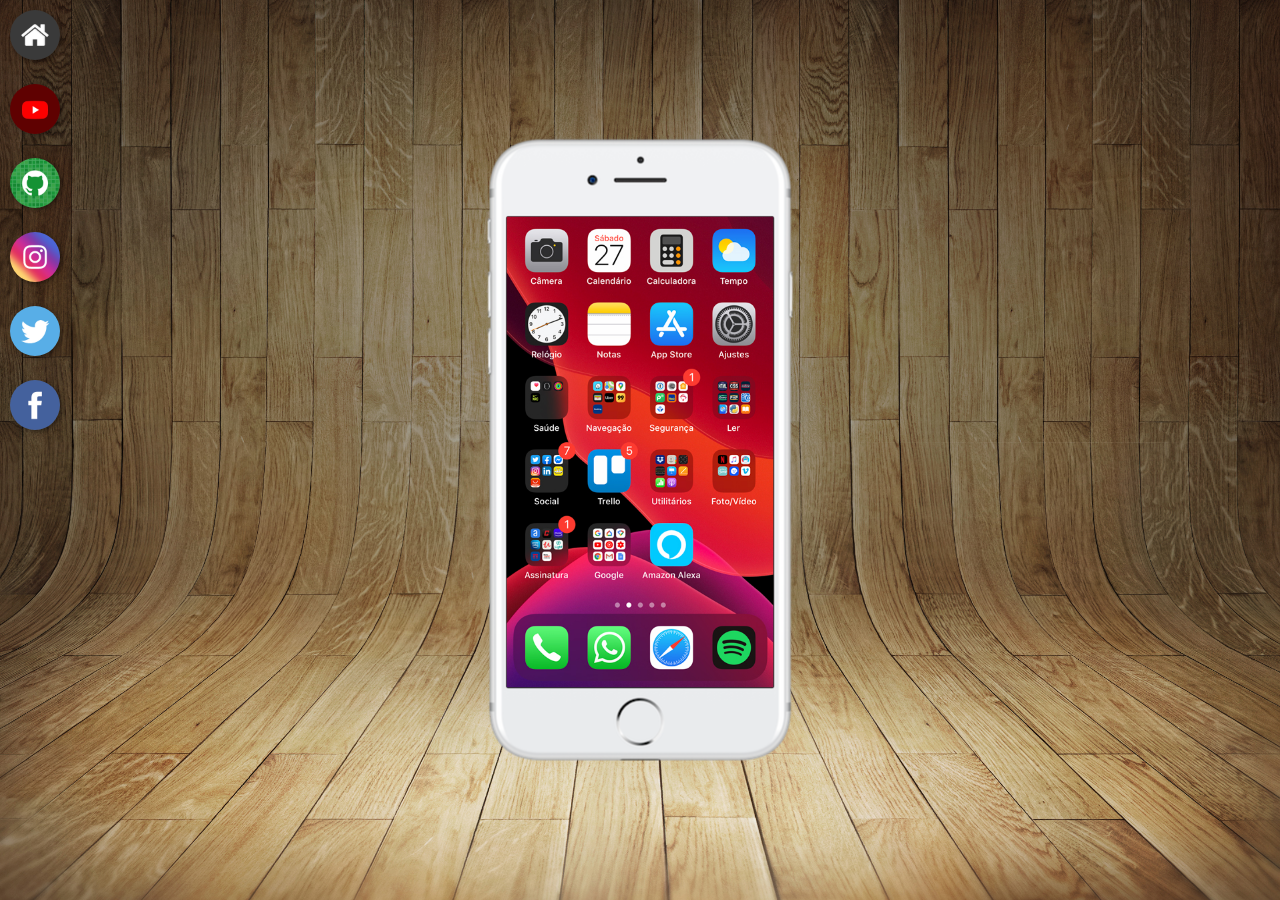
<file: index.html>
<!DOCTYPE html>
<html lang="pt-br">
<head>
    <meta charset="UTF-8">
    <meta name="viewport" content="width=device-width, initial-scale=1.0">
    <link rel="shortcut icon" href="favicon.ico" type="image/x-icon">
    <link rel="stylesheet" href="estilos/style.css">
    <title>Projeto Redes Sociais</title>
</head>
<body>
    <main>
        <section id="telefone">
            <iframe src="home.html" name="tela" id="tela" frameborder="0">
                Seu navegador não é compatível com isso!
            </iframe>
        </section>
        <section id="redes-sociais">
            <a href="home.html" target="tela"><img src="imagens/logo-home.jpg" alt="Home"></a><br>
            <a href="youtube.html" target="tela"><img src="imagens/logo-youtube.jpg" alt="YouTube"></a><br>
            <a href="github.html" target="tela"><img src="imagens/logo-github.jpg" alt="GitHub"></a><br>
            <a href="instagram.html" target="tela"><img src="imagens/logo-instagram.jpg" alt="Instagram"></a><br>
            <a href="twitter.html" target="tela"><img src="imagens/logo-twitter.jpg" alt="Twitter"></a><br>
            <a href="facebook.html" target="tela"><img src="imagens/logo-facebook.jpg" alt="Facebook"></a>
        </section>
    </main>
</body>
</html>
</file>
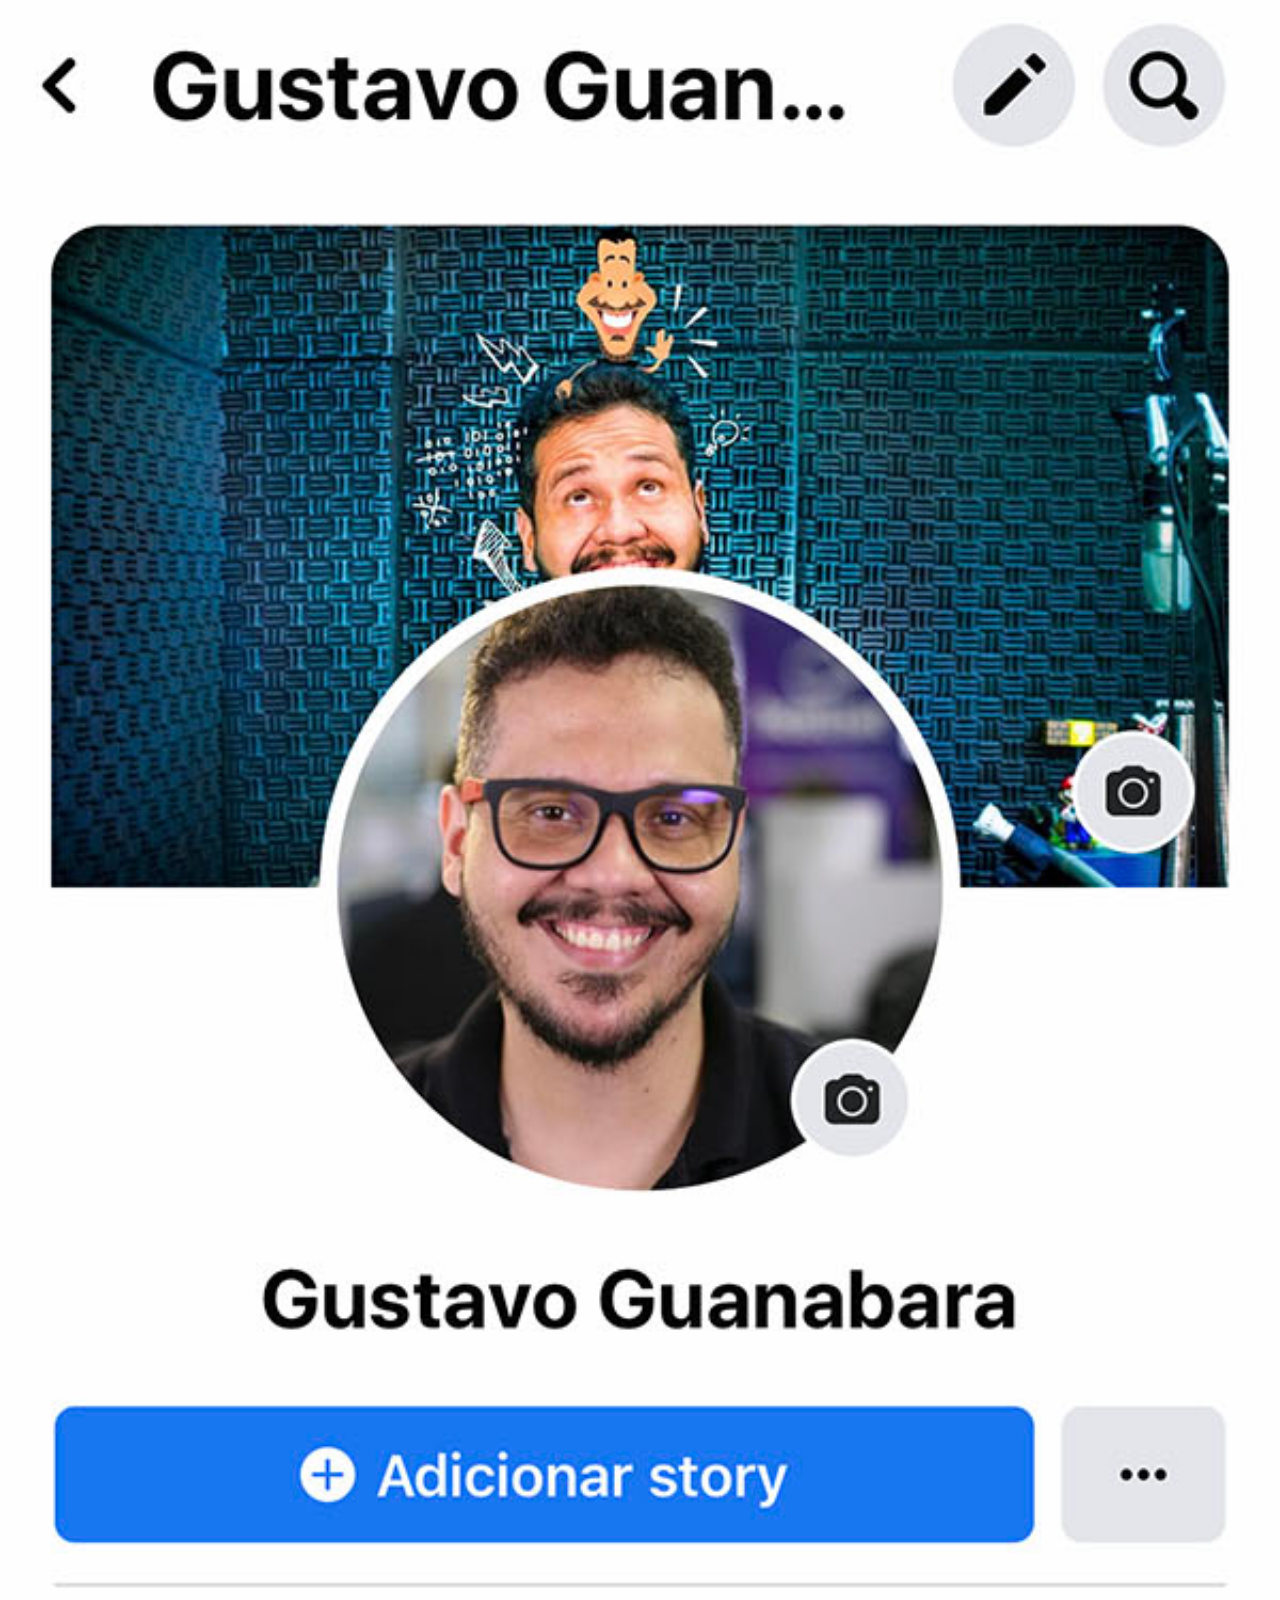
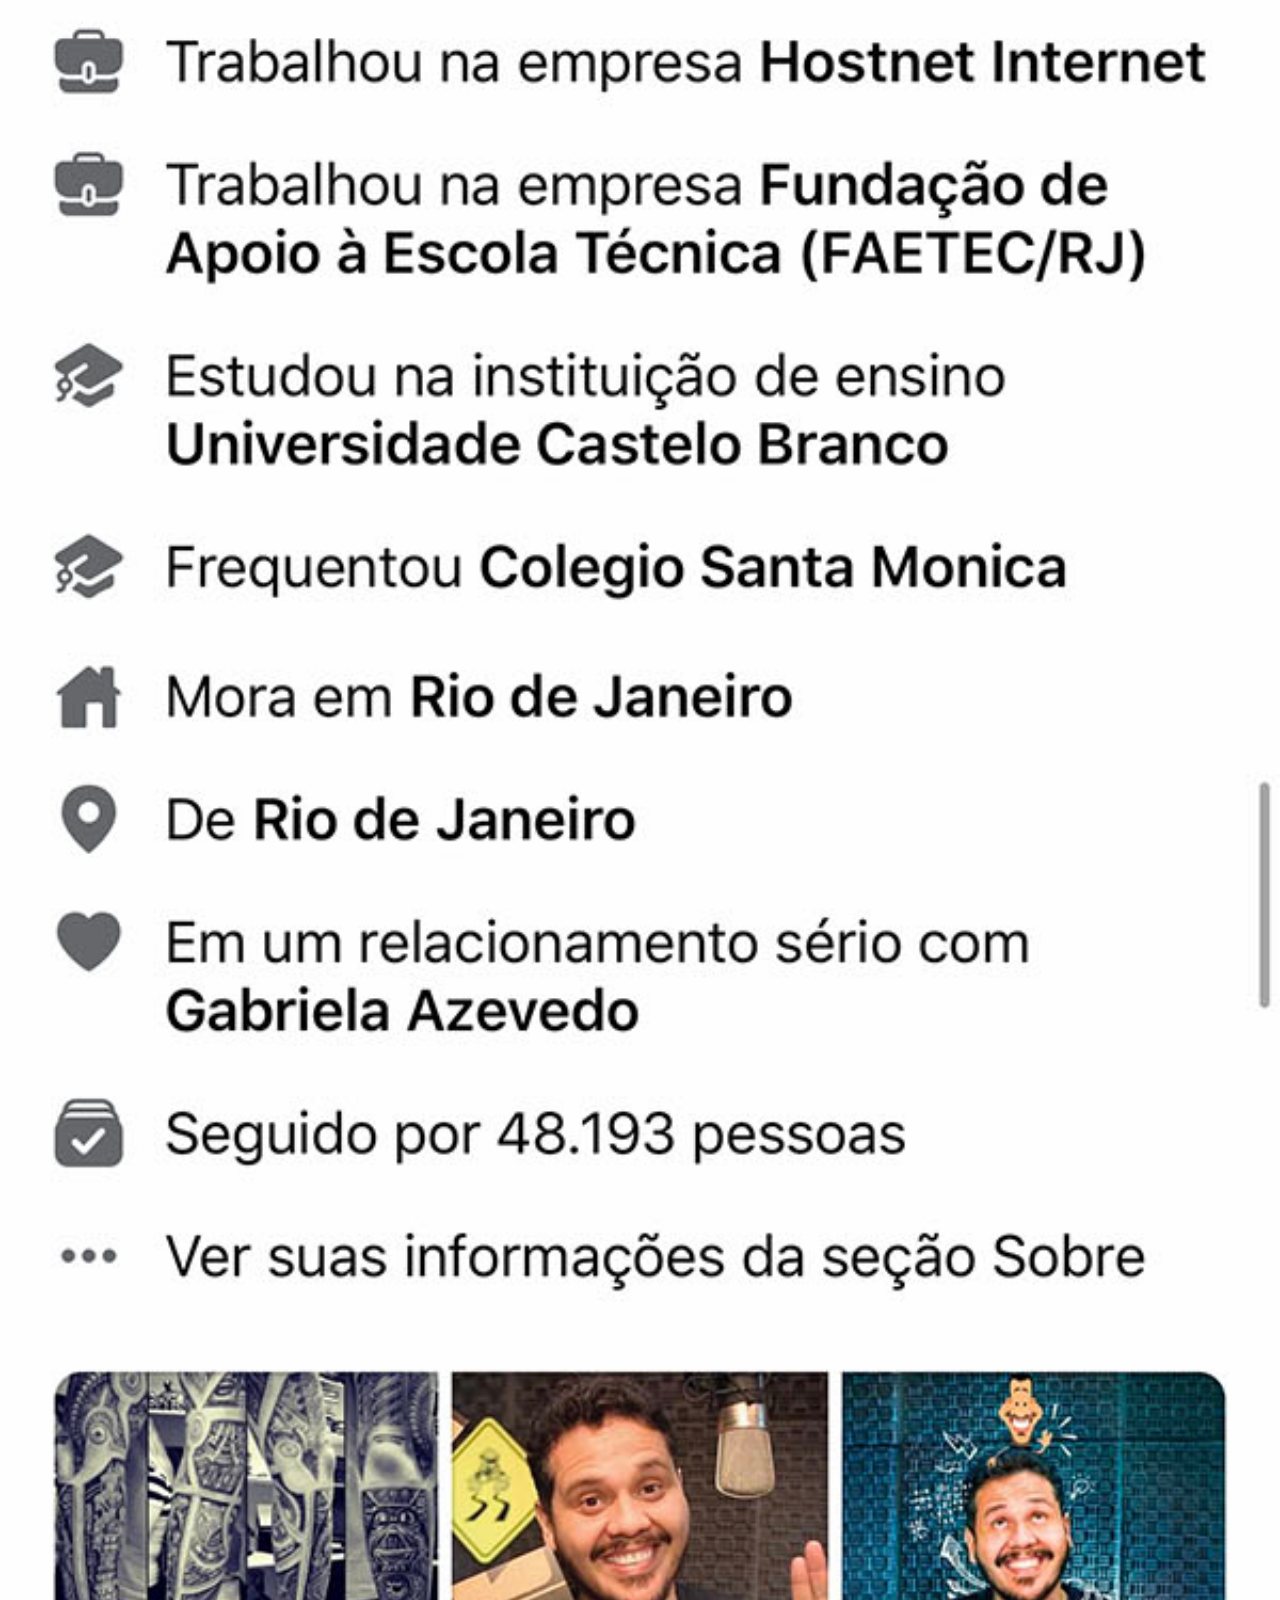
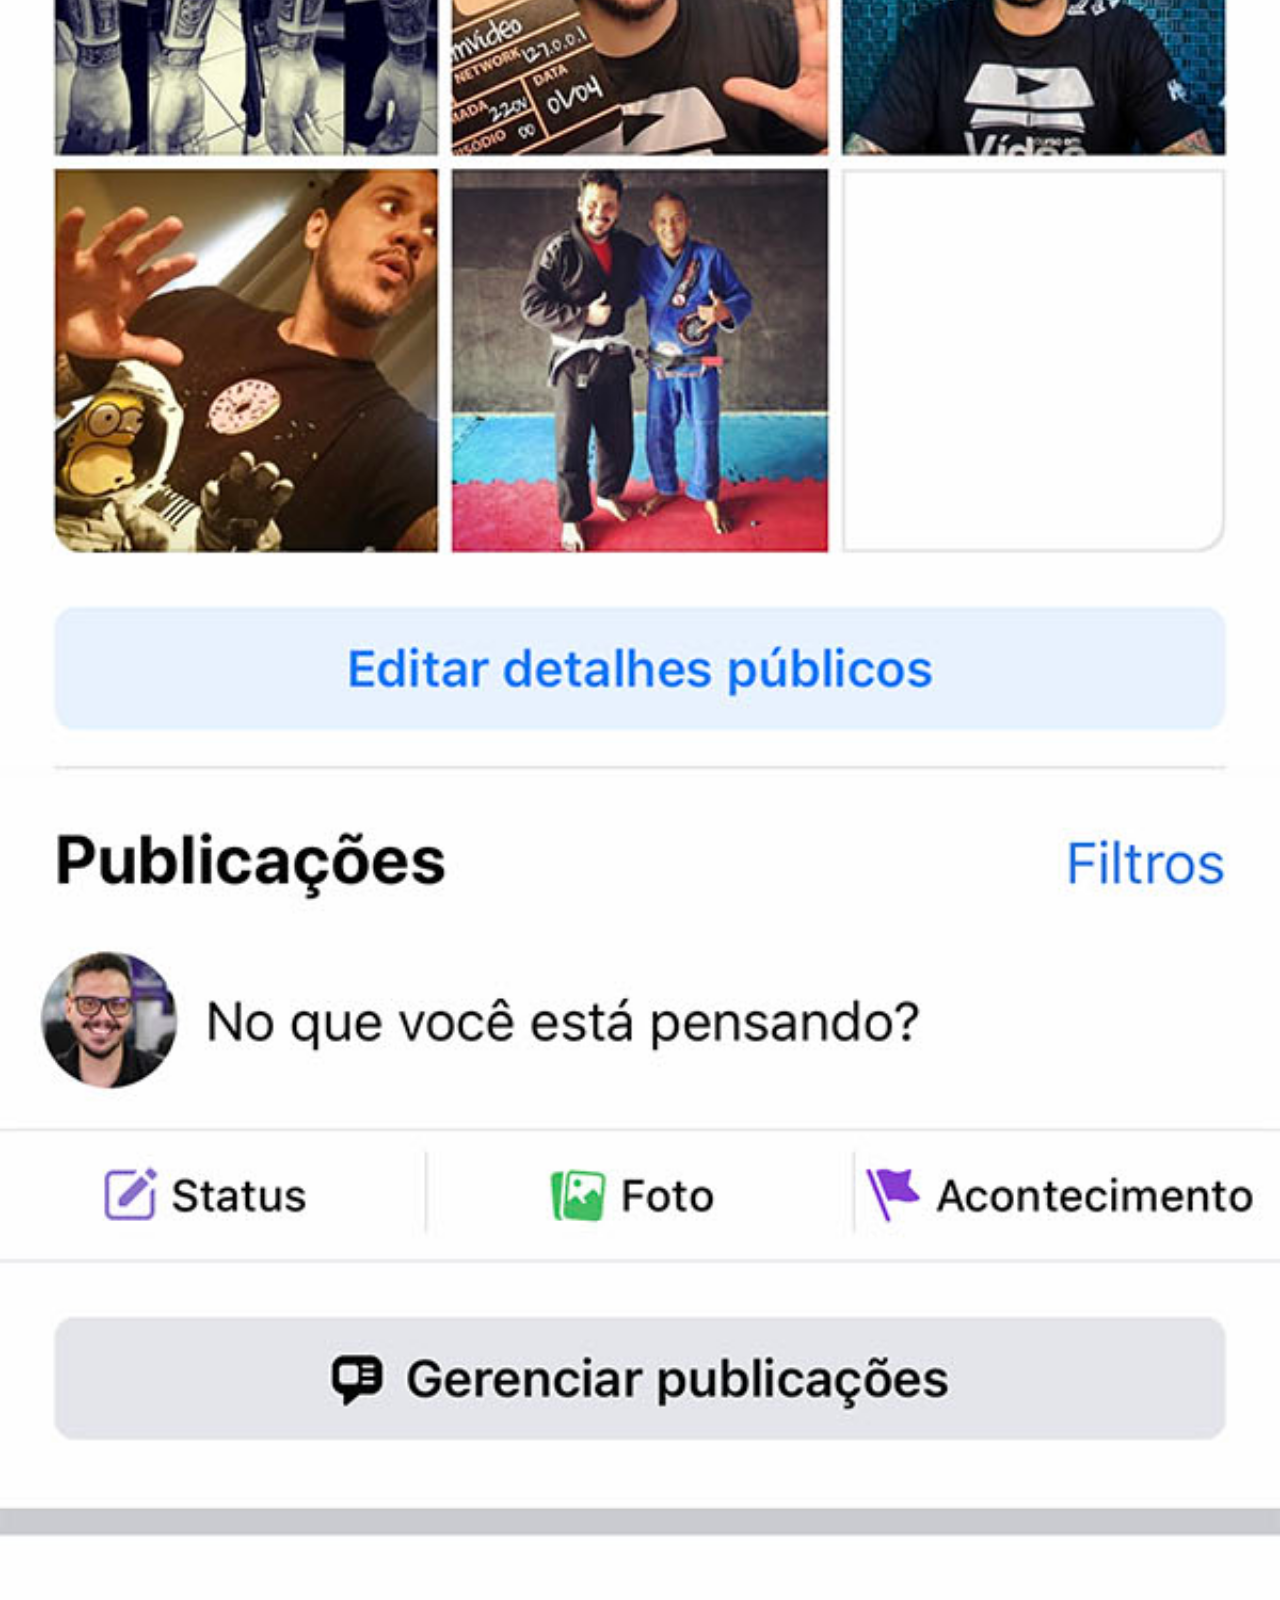
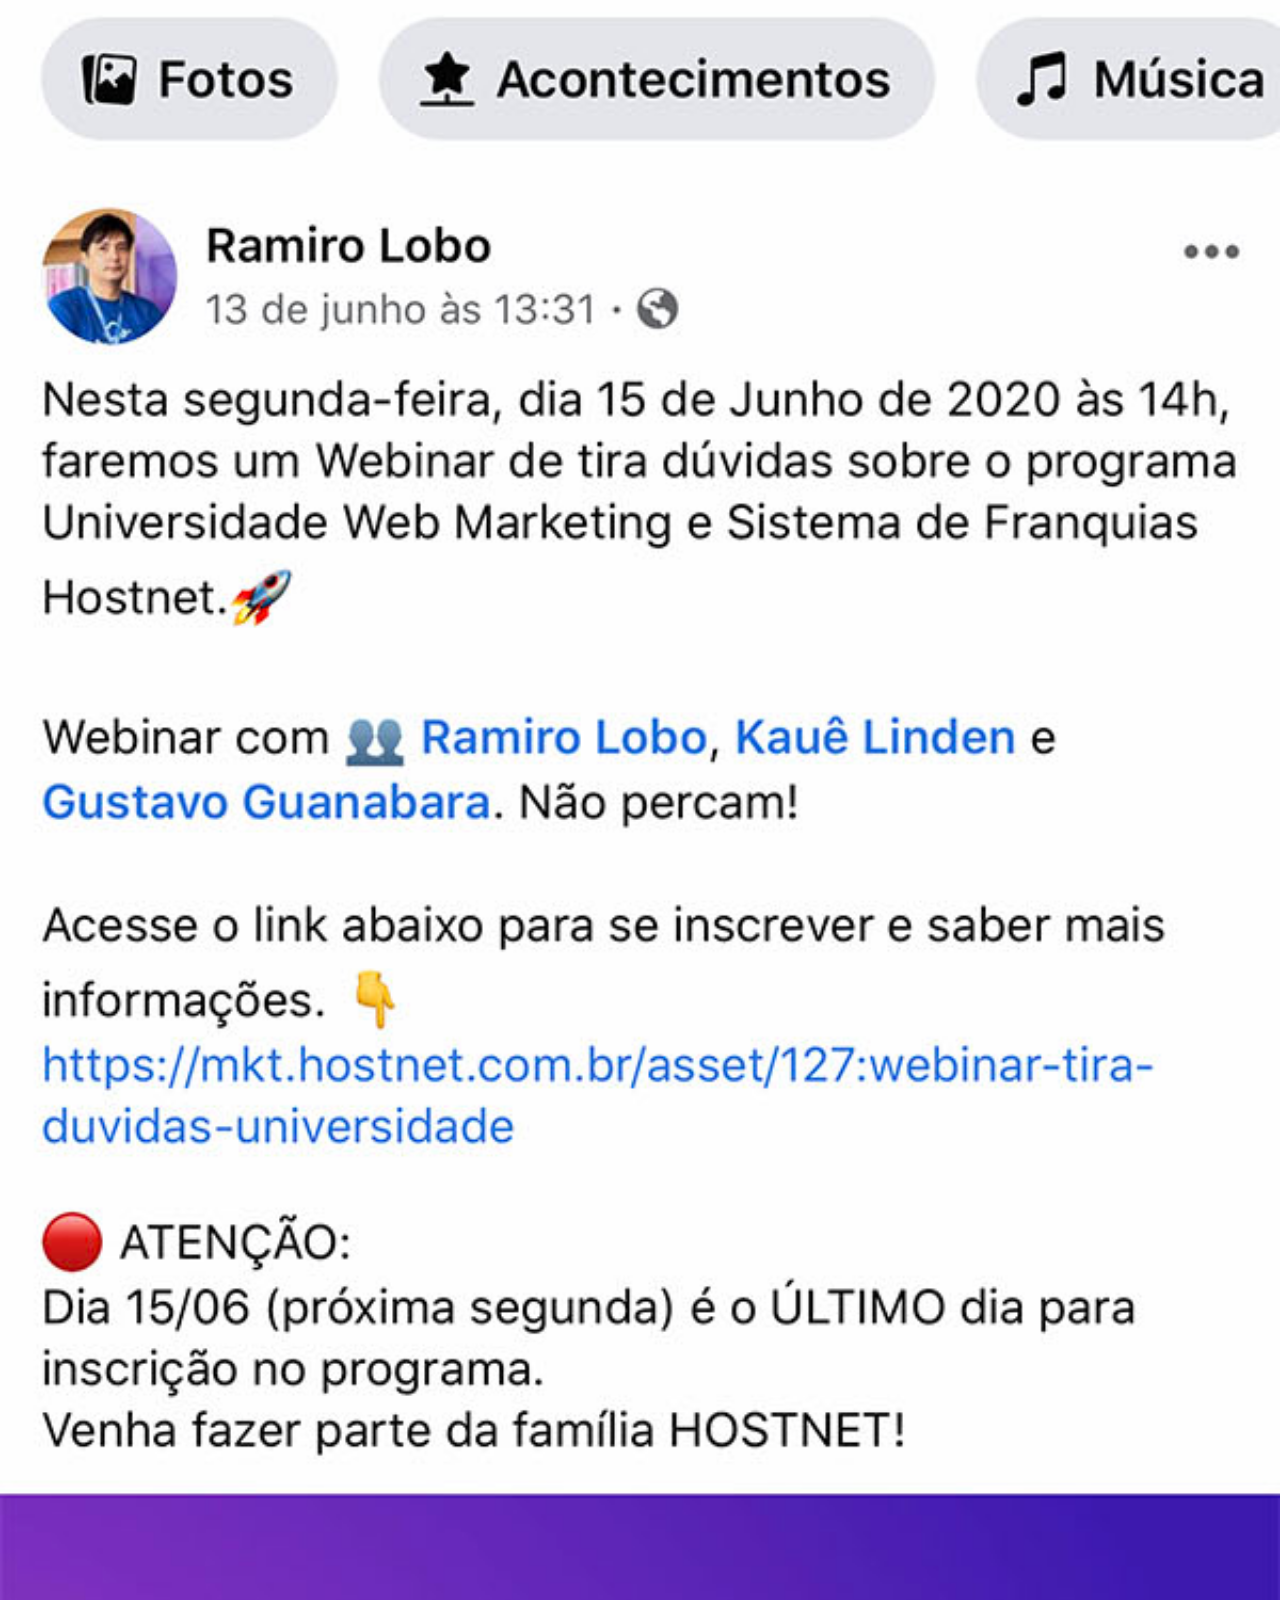
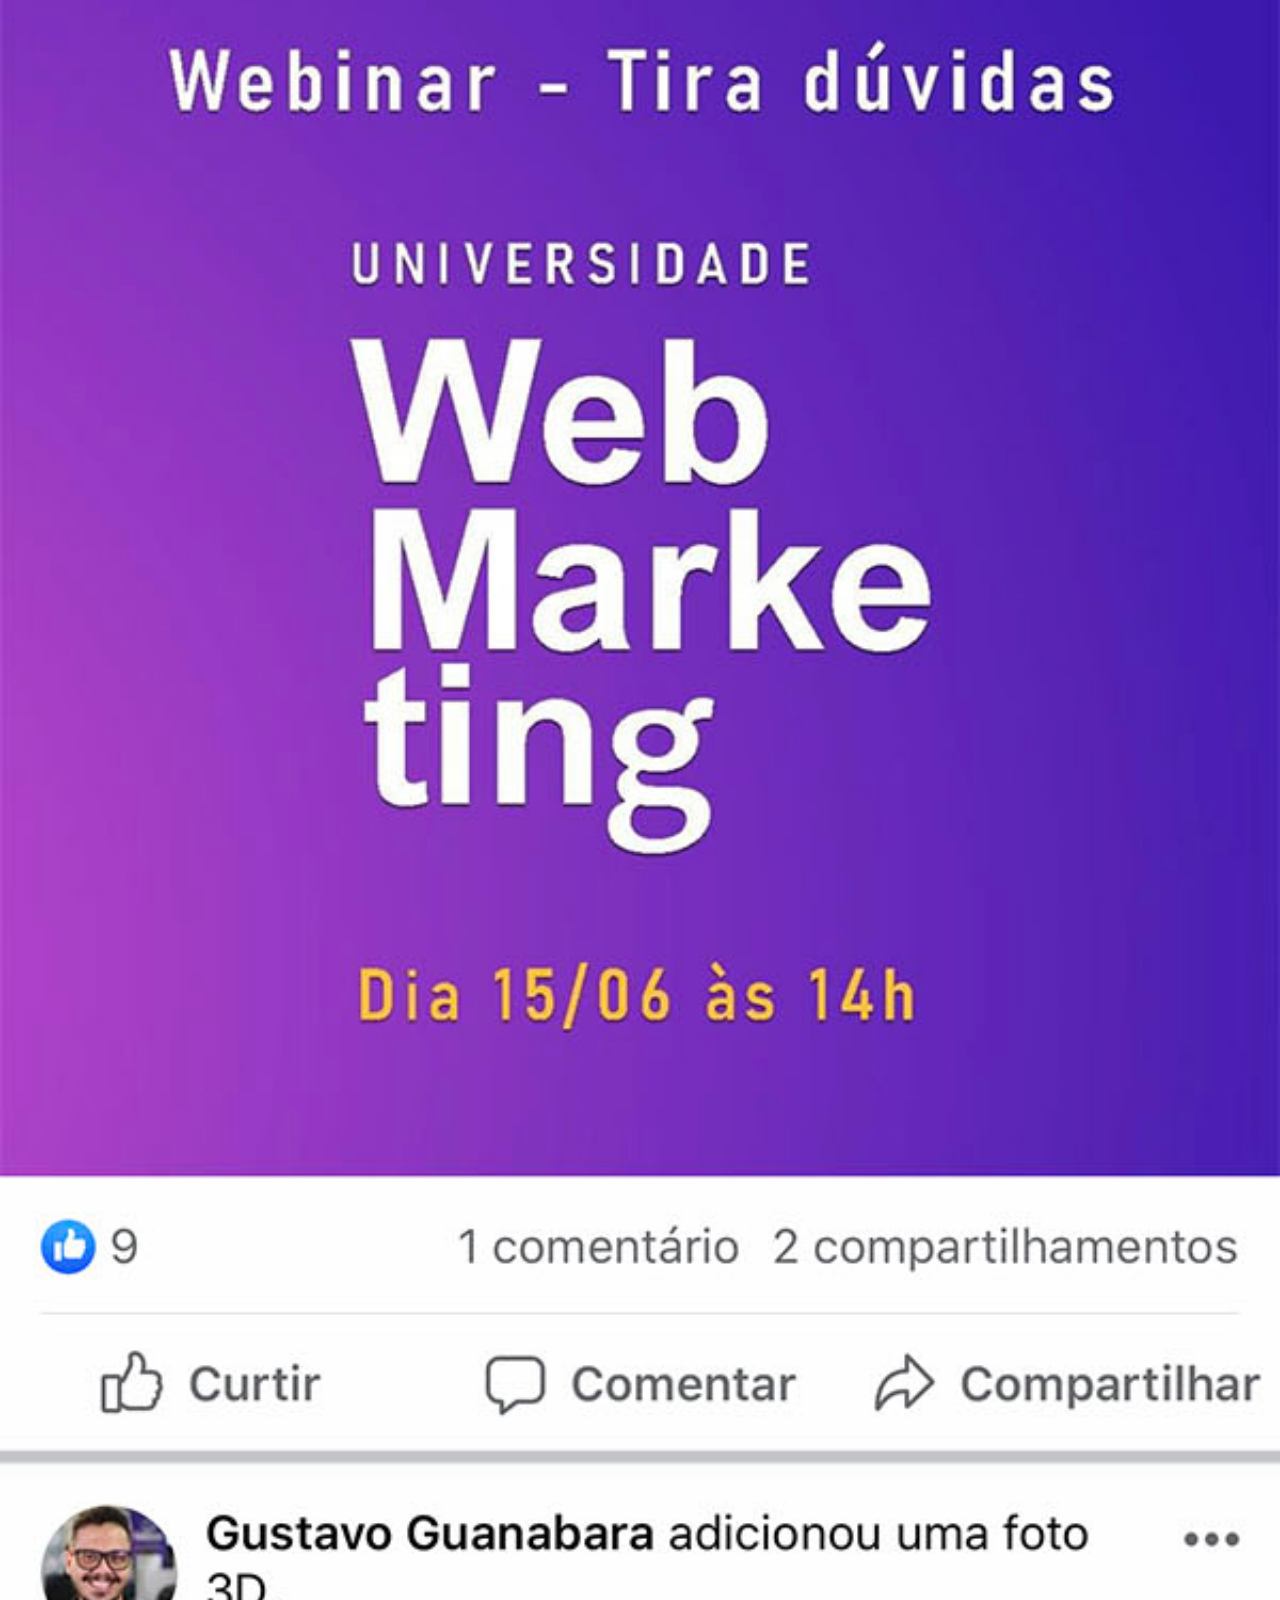
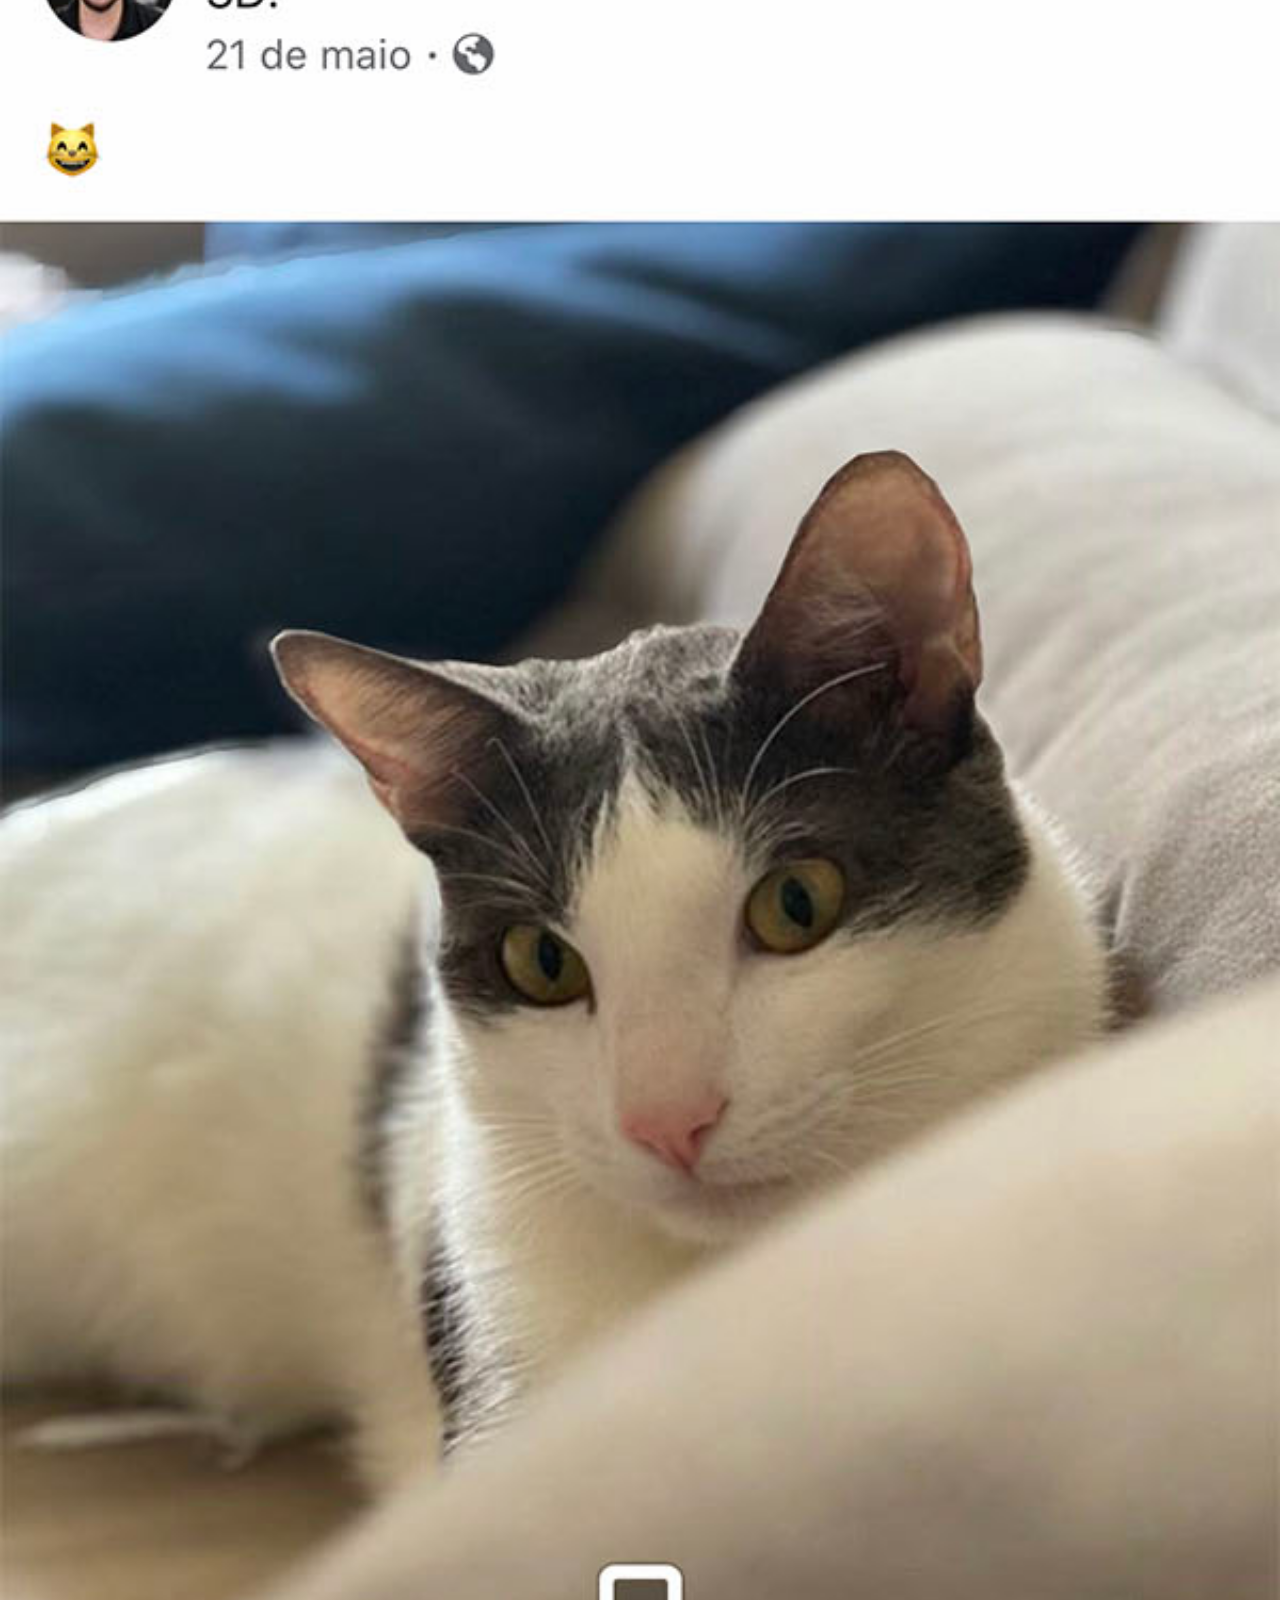
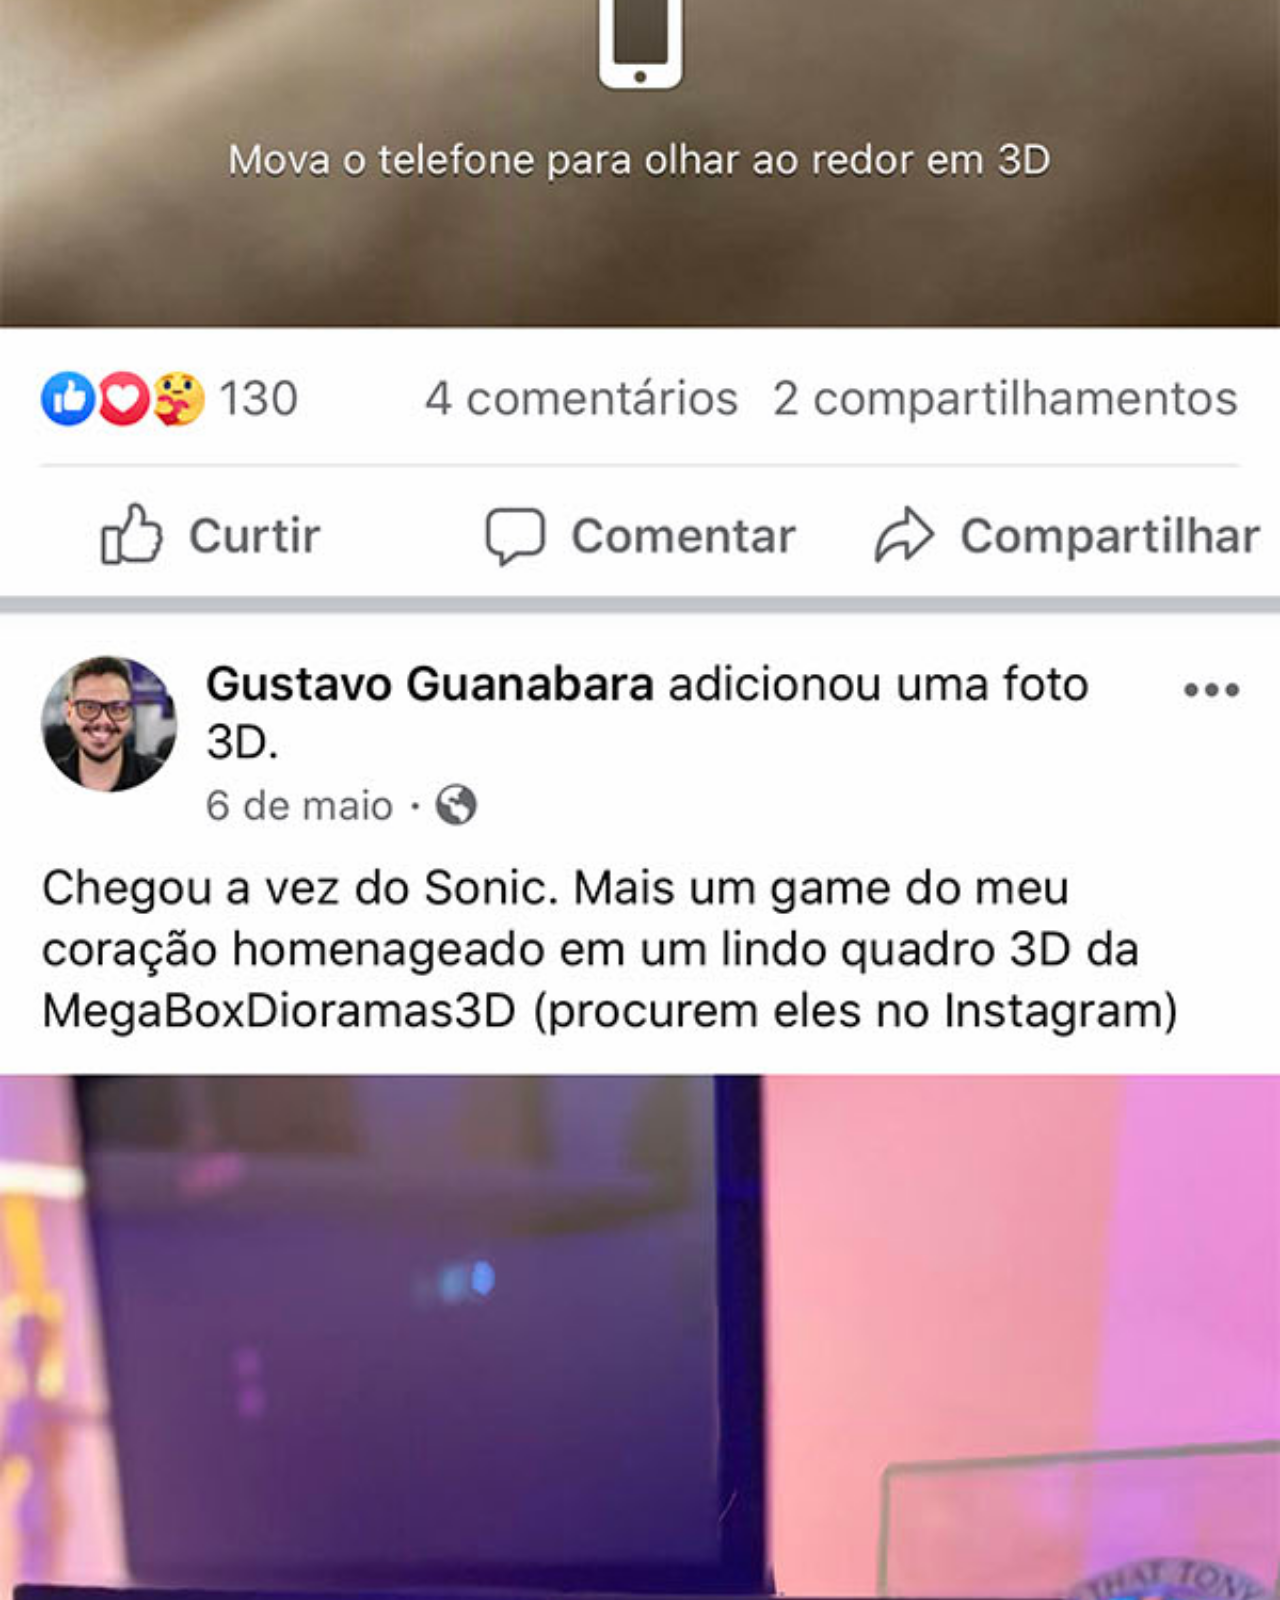
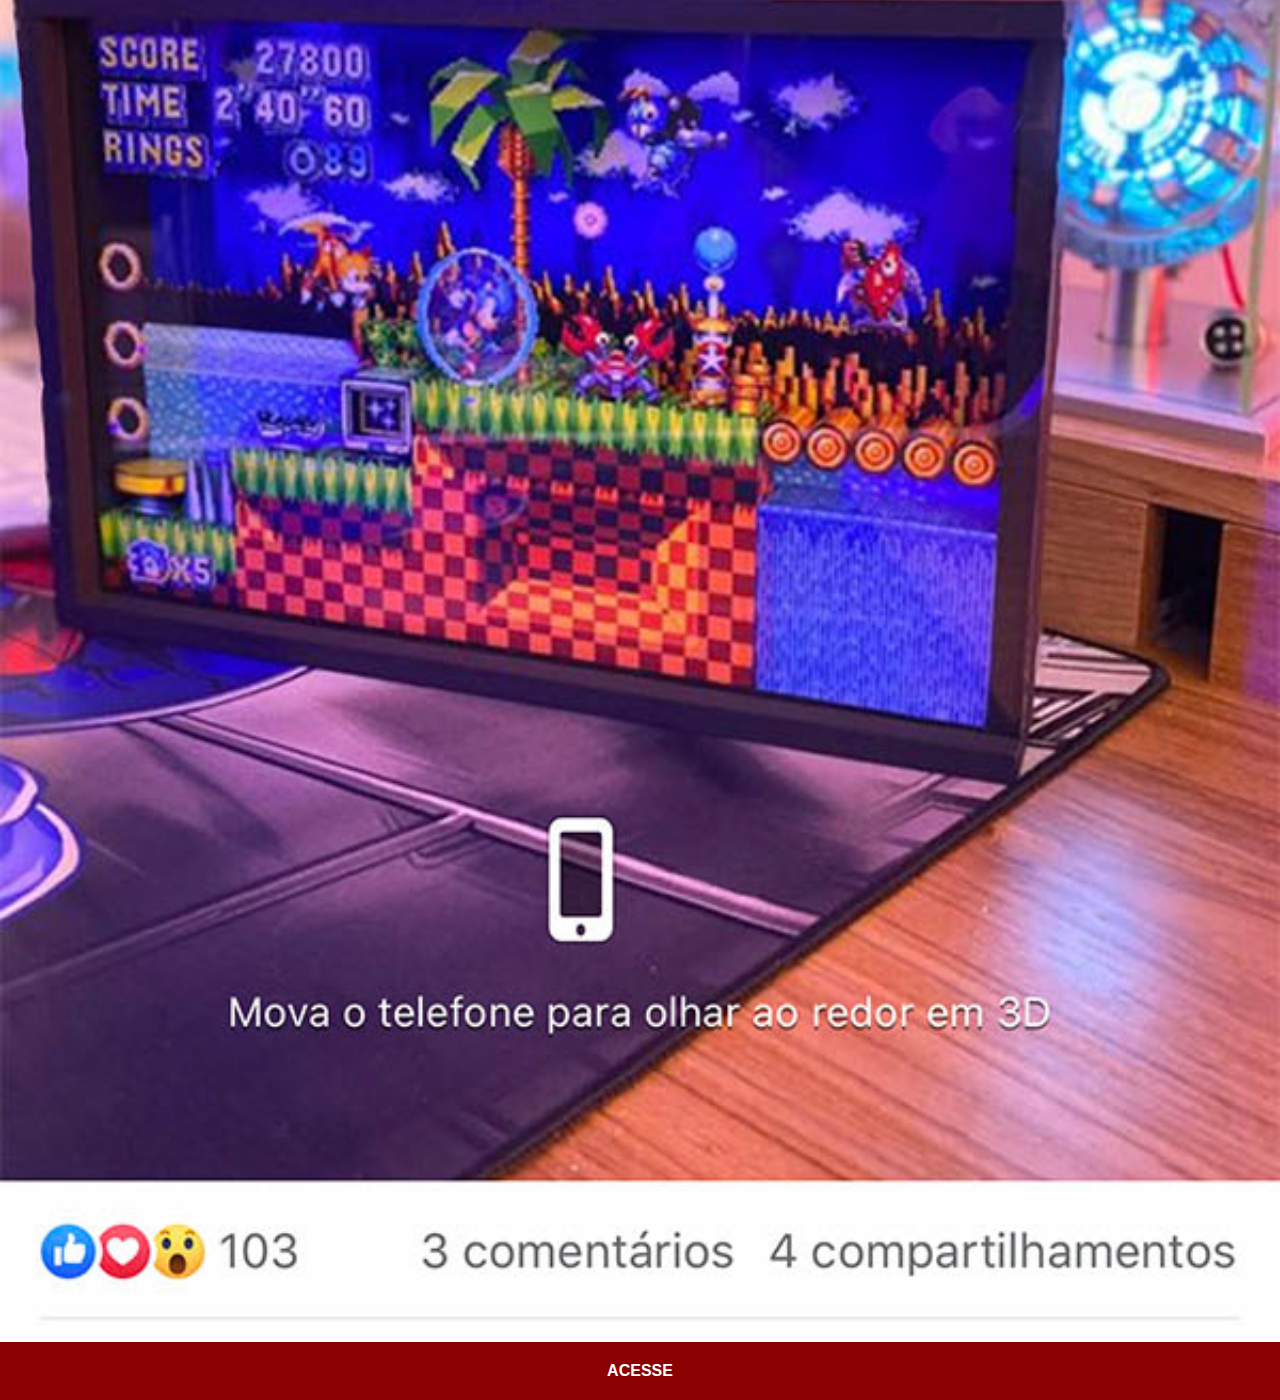
<file: facebook.html>
<!DOCTYPE html>
<html lang="pt-br">
<head>
    <meta charset="UTF-8">
    <meta name="viewport" content="width=device-width, initial-scale=1.0">
    <title>Facebook</title>
    <link rel="stylesheet" href="estilos/social.css">
</head>
<body>
    <img src="imagens/tela-facebook.jpg" alt="YouTube">
    <a href="https://www.facebook.com/gustavoguanabara/?locale=pt-br" target="_blank">ACESSE</a>
</body>
</html>
</file>
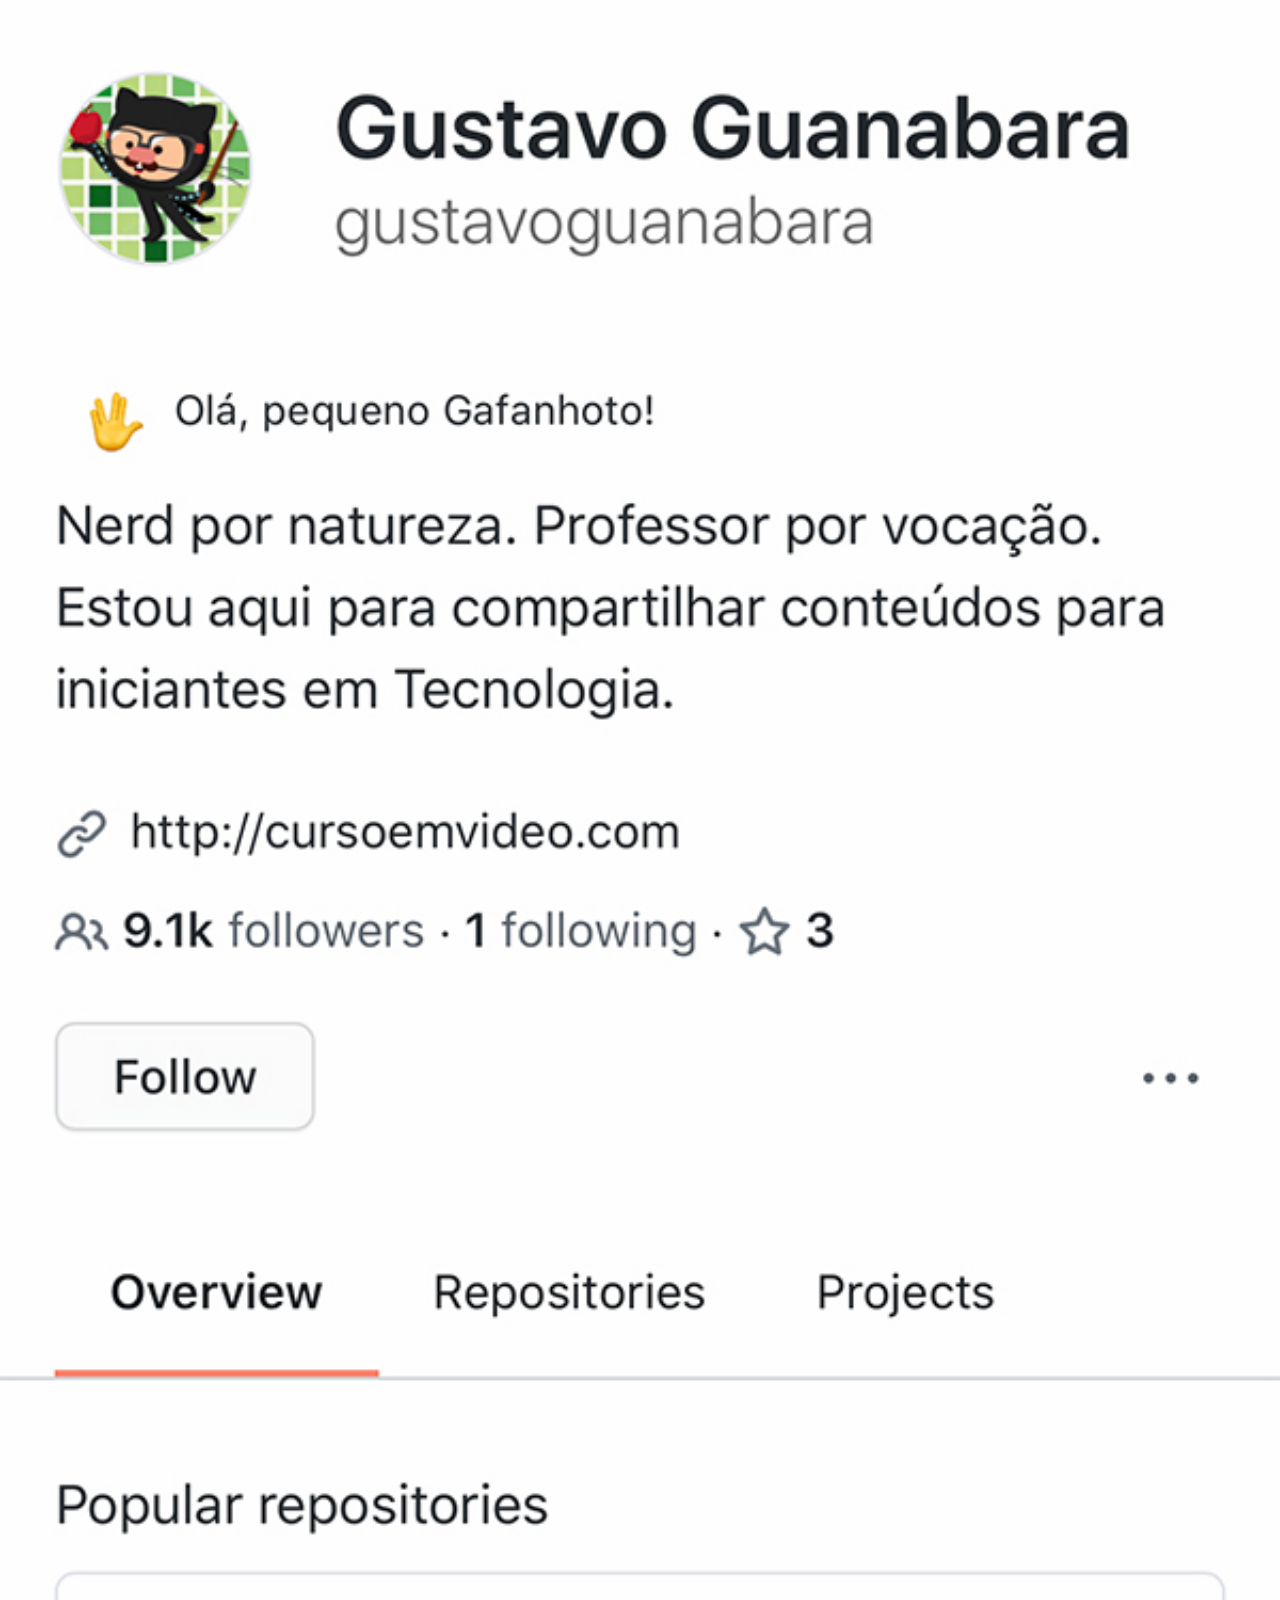
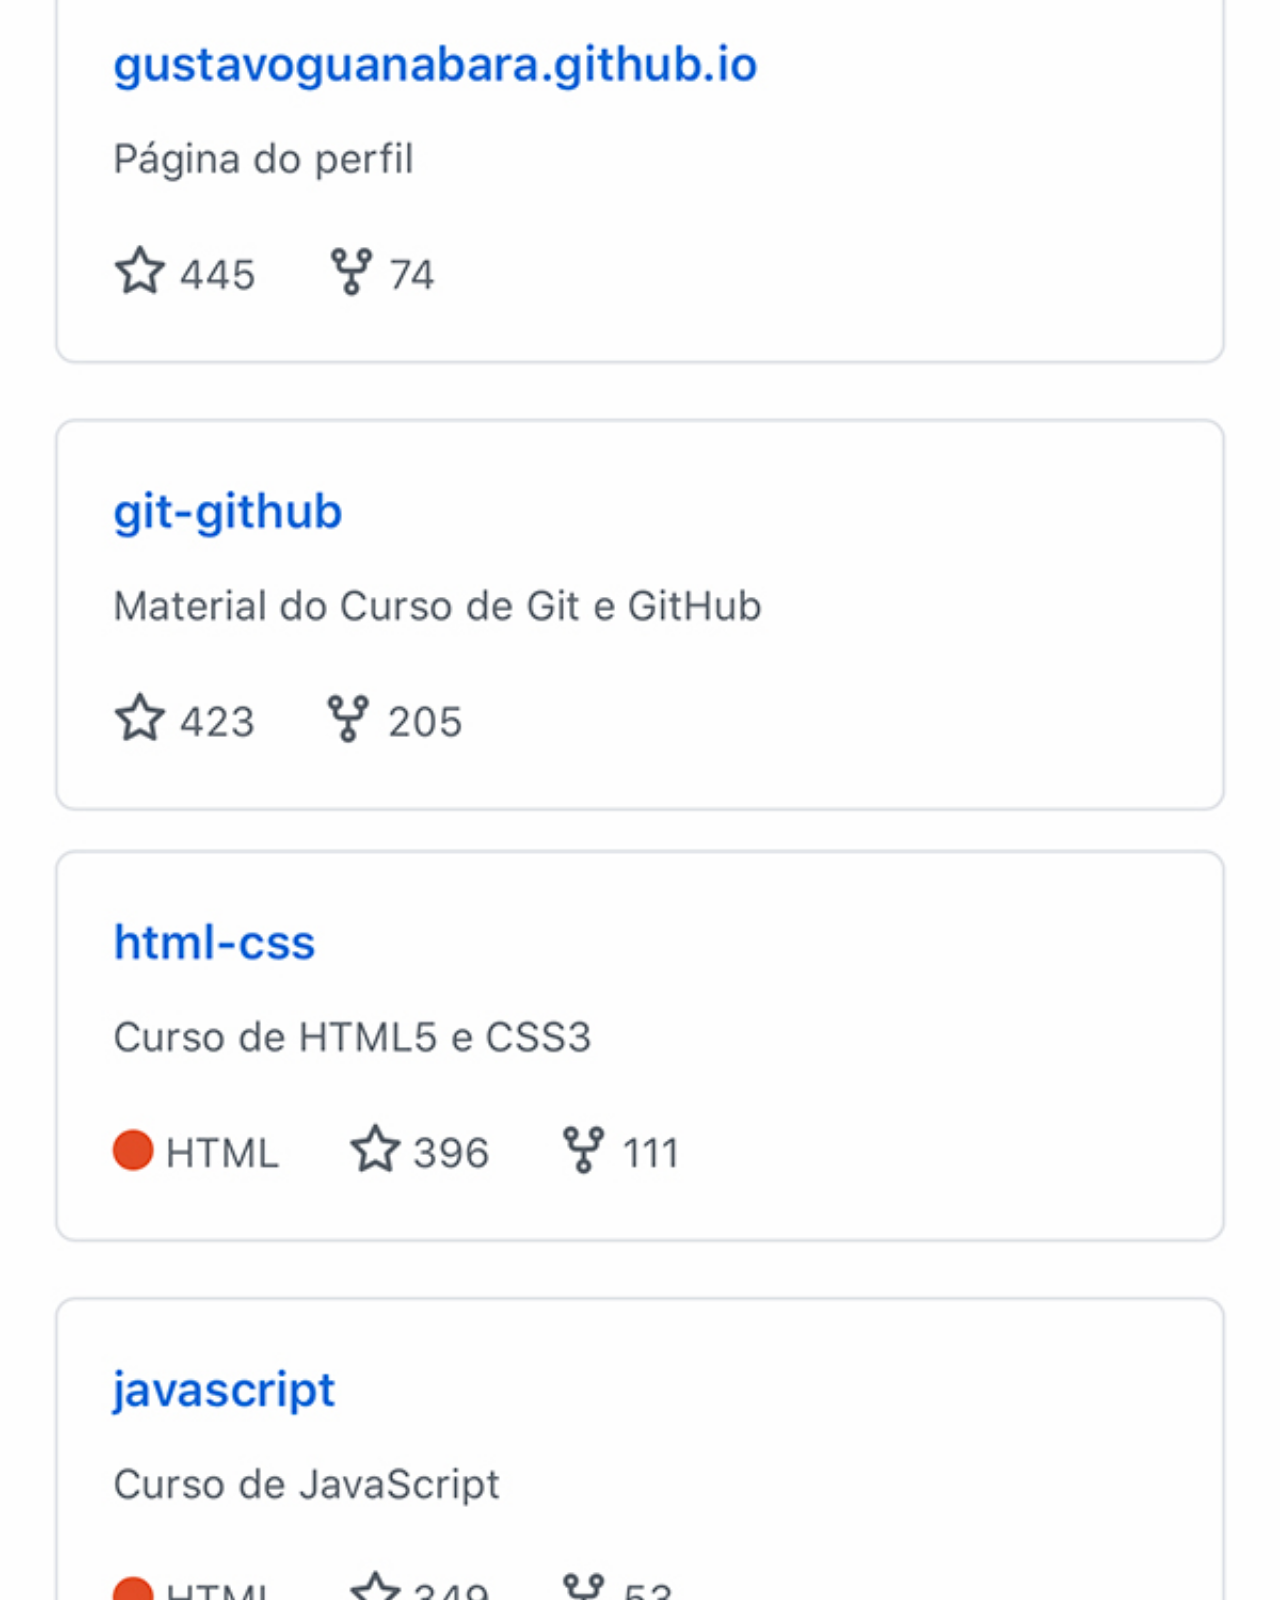
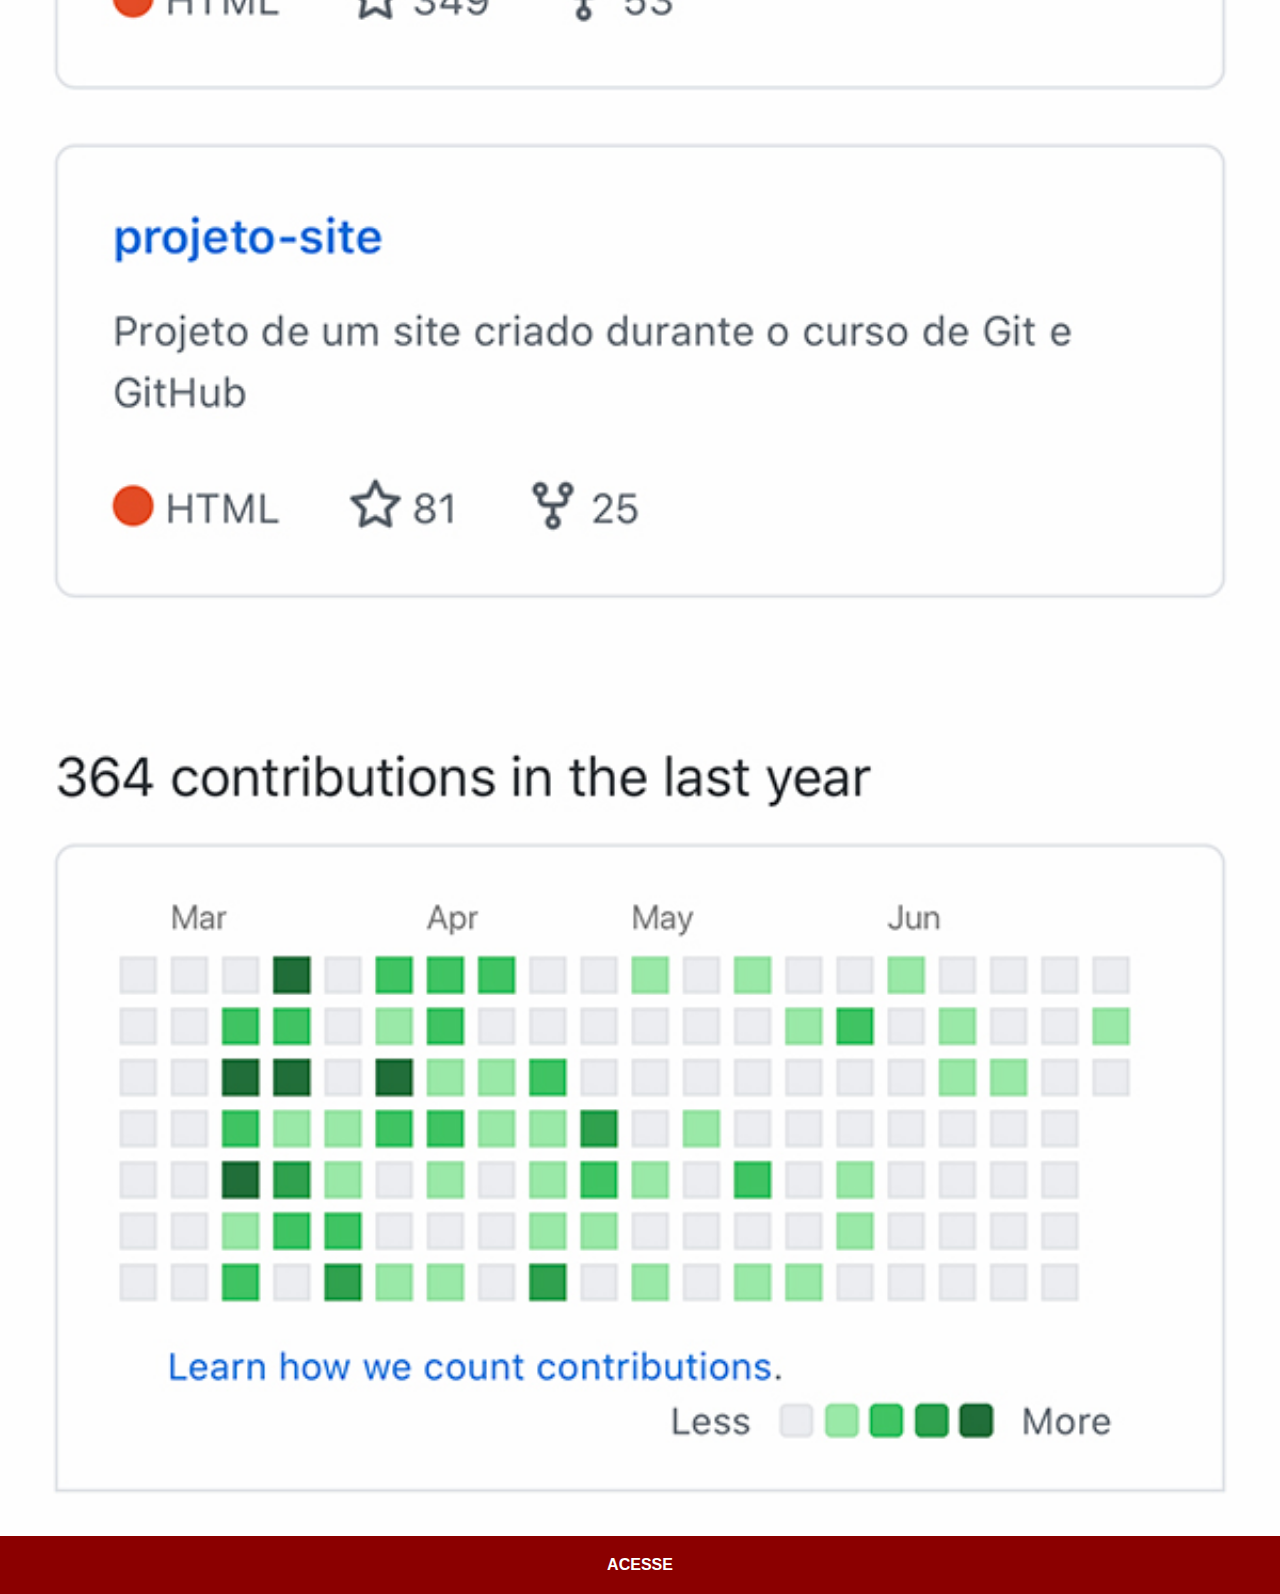
<file: github.html>
<!DOCTYPE html>
<html lang="pt-br">
<head>
    <meta charset="UTF-8">
    <meta name="viewport" content="width=device-width, initial-scale=1.0">
    <title>GitHub</title>
    <link rel="stylesheet" href="estilos/social.css">
</head>
<body>
    <img src="imagens/tela-github.jpg" alt="GitHub">
    <a href="https://github.com/gustavoguanabara" target="_blank">ACESSE</a>
</body>
</html>
</file>
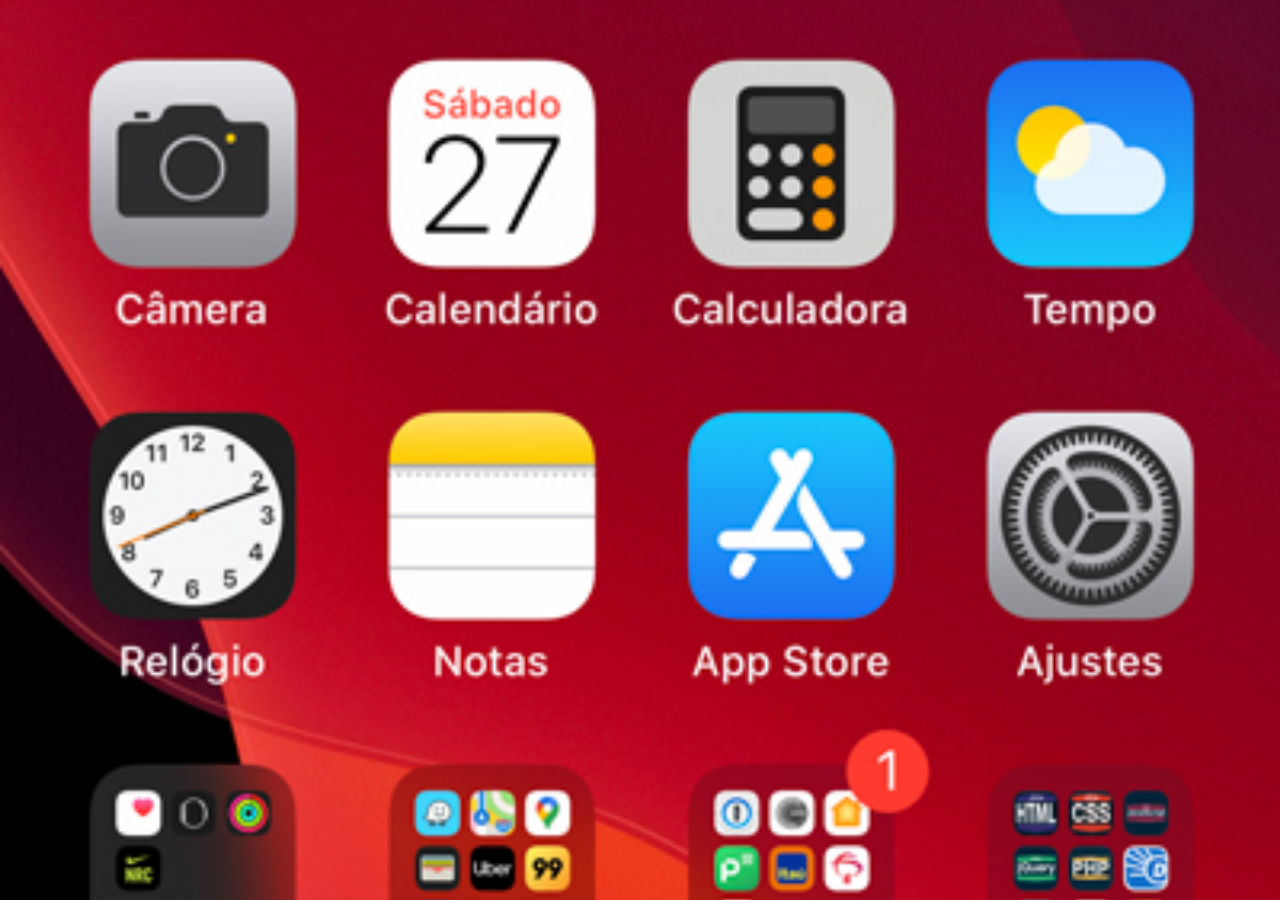
<file: home.html>
<!DOCTYPE html>
<html lang="pt-br">
<head>
    <meta charset="UTF-8">
    <meta name="viewport" content="width=device-width, initial-scale=1.0">
    <title>Home</title>
</head>
<style>
    * {
        margin: 0px;
        padding: 0px;
    }

    body {
        width: 100vw;
        height: 100vh;
        background: black url('imagens/tela-home.jpg') no-repeat top center;
        background-size: cover;
    }
</style>
<body>
    
</body>
</html>
</file>
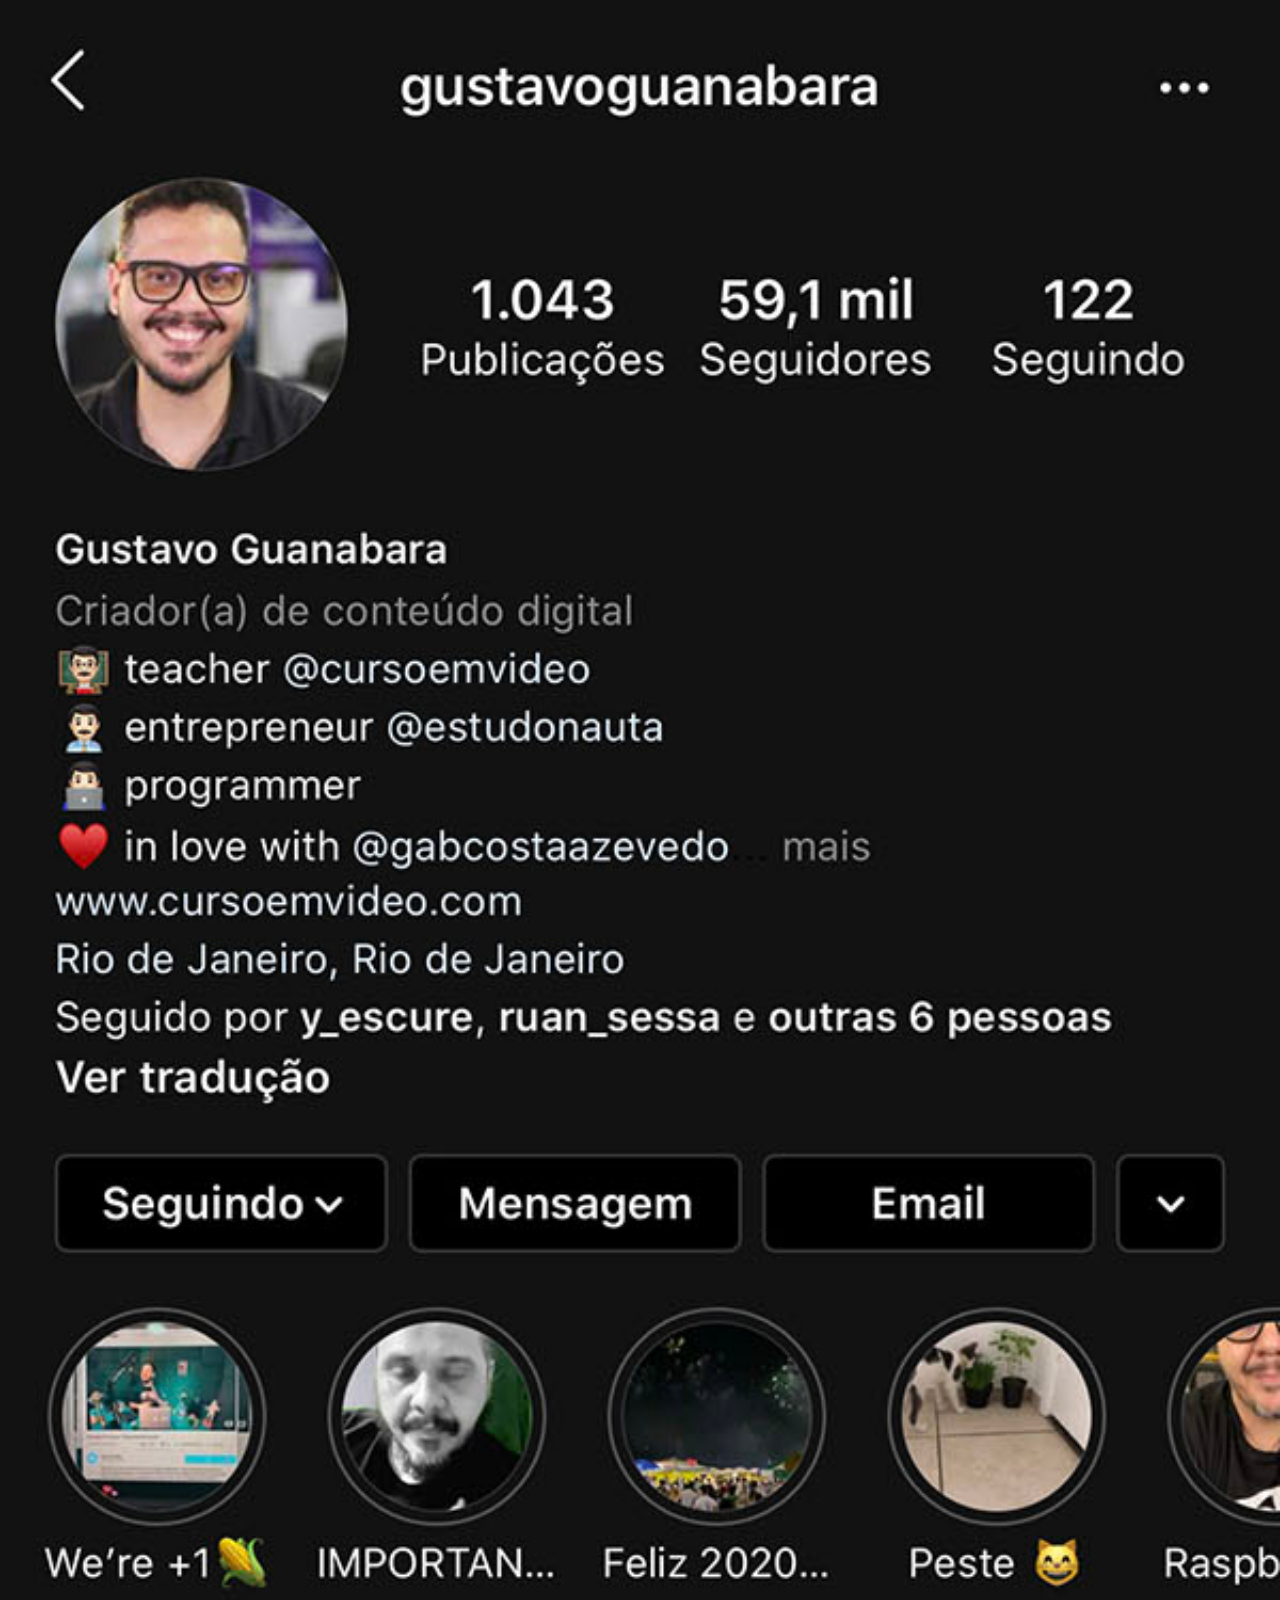
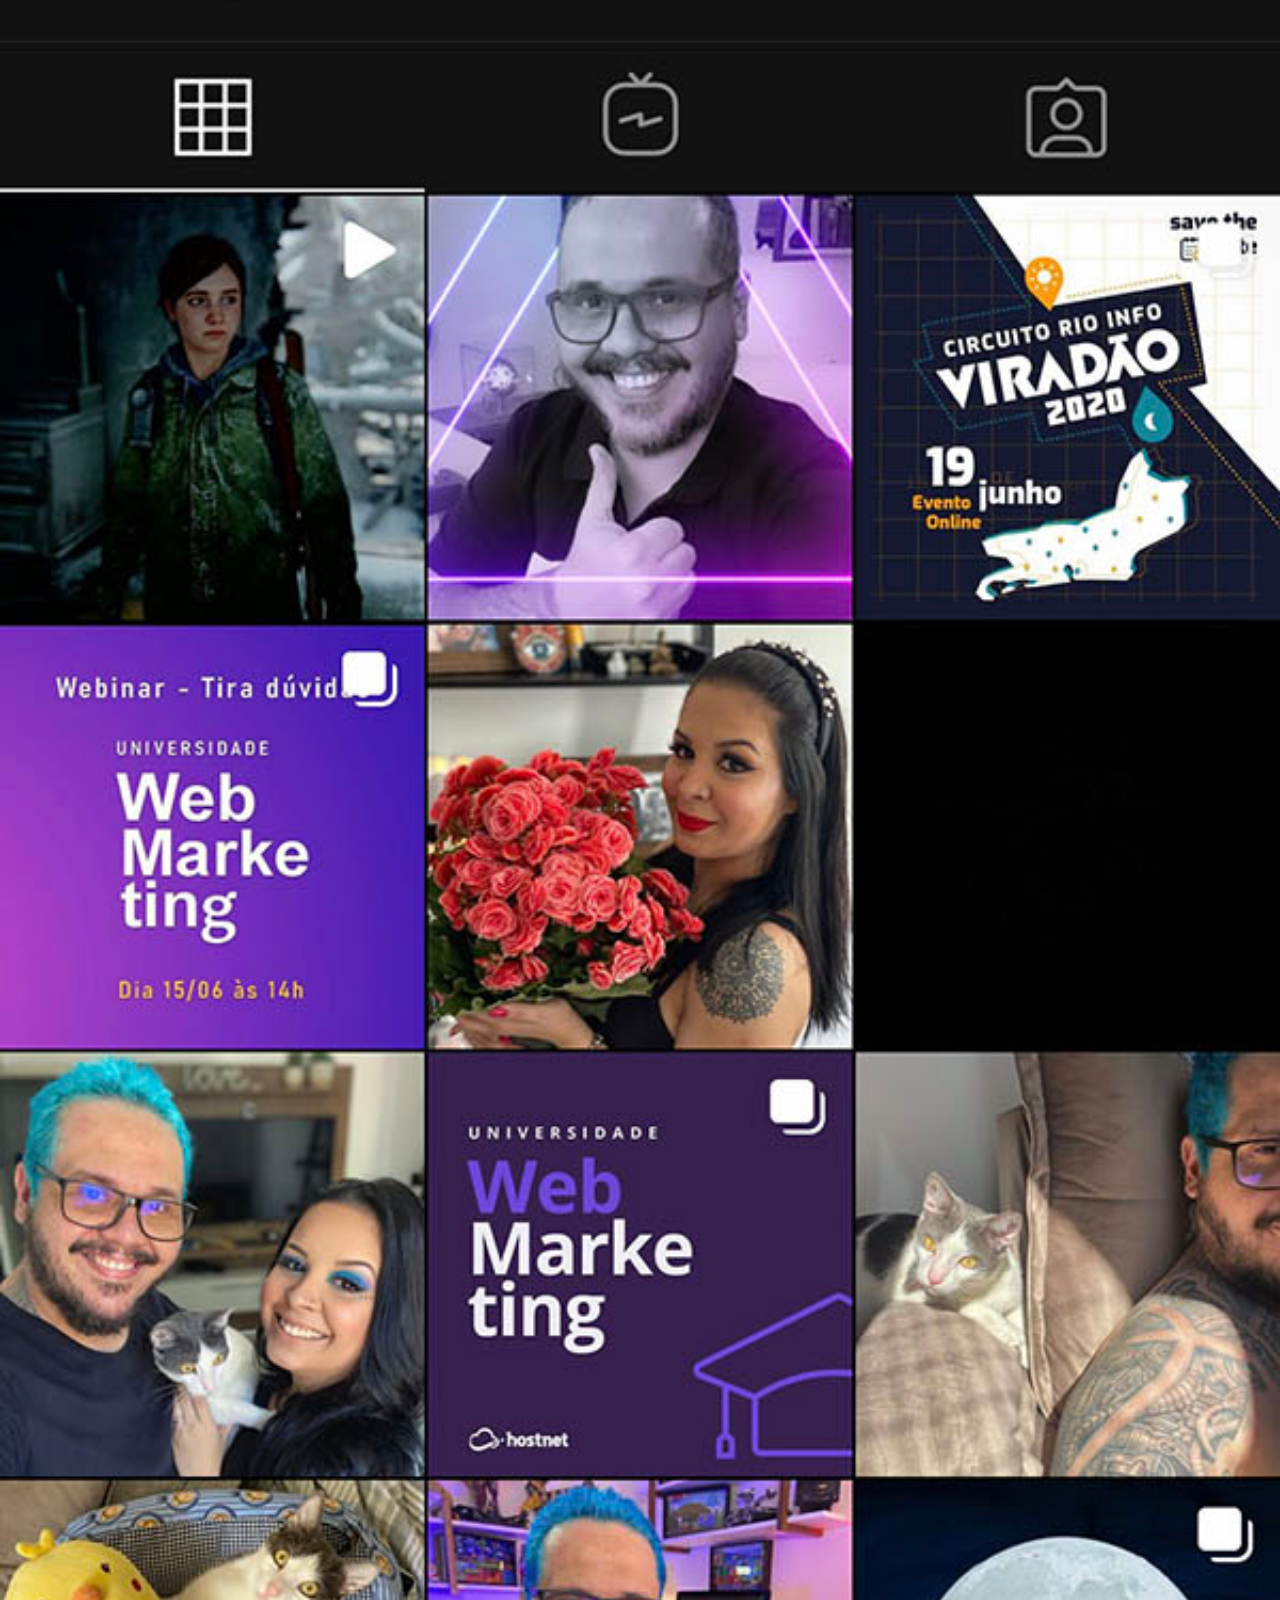
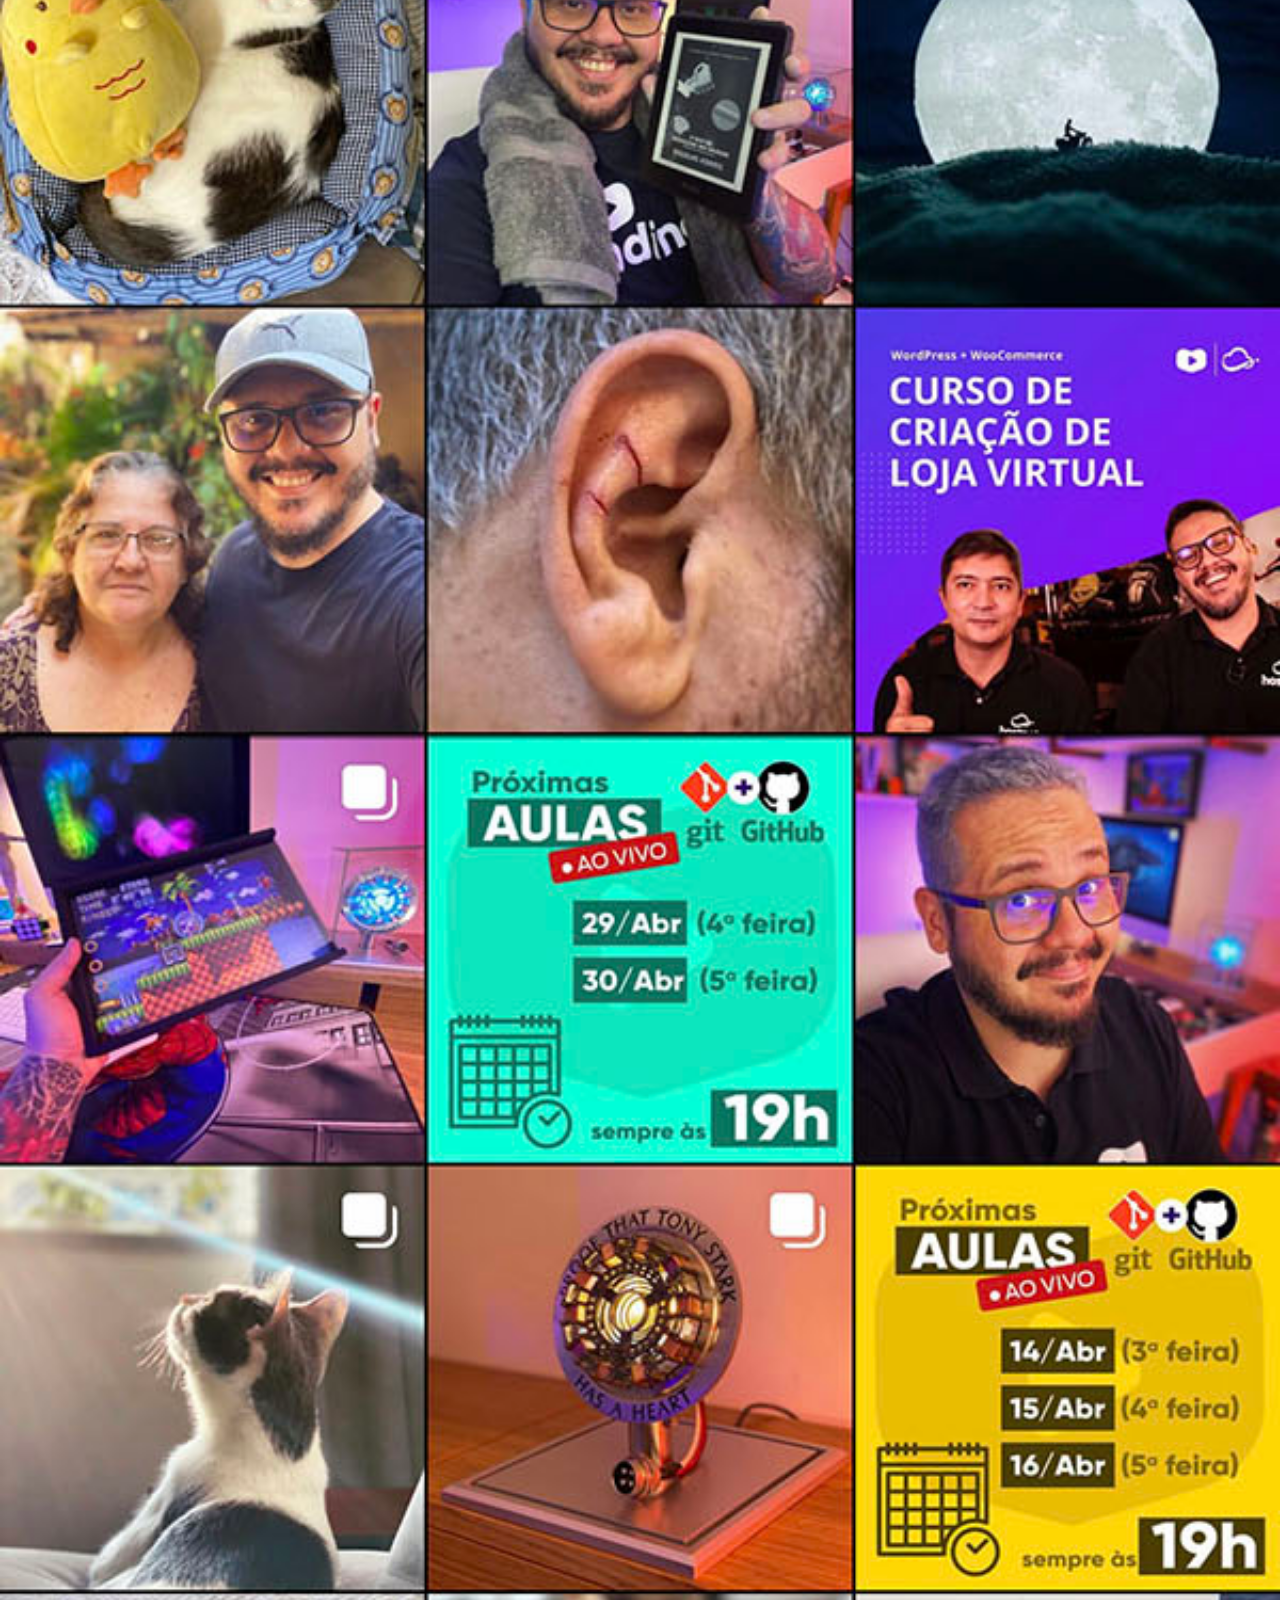
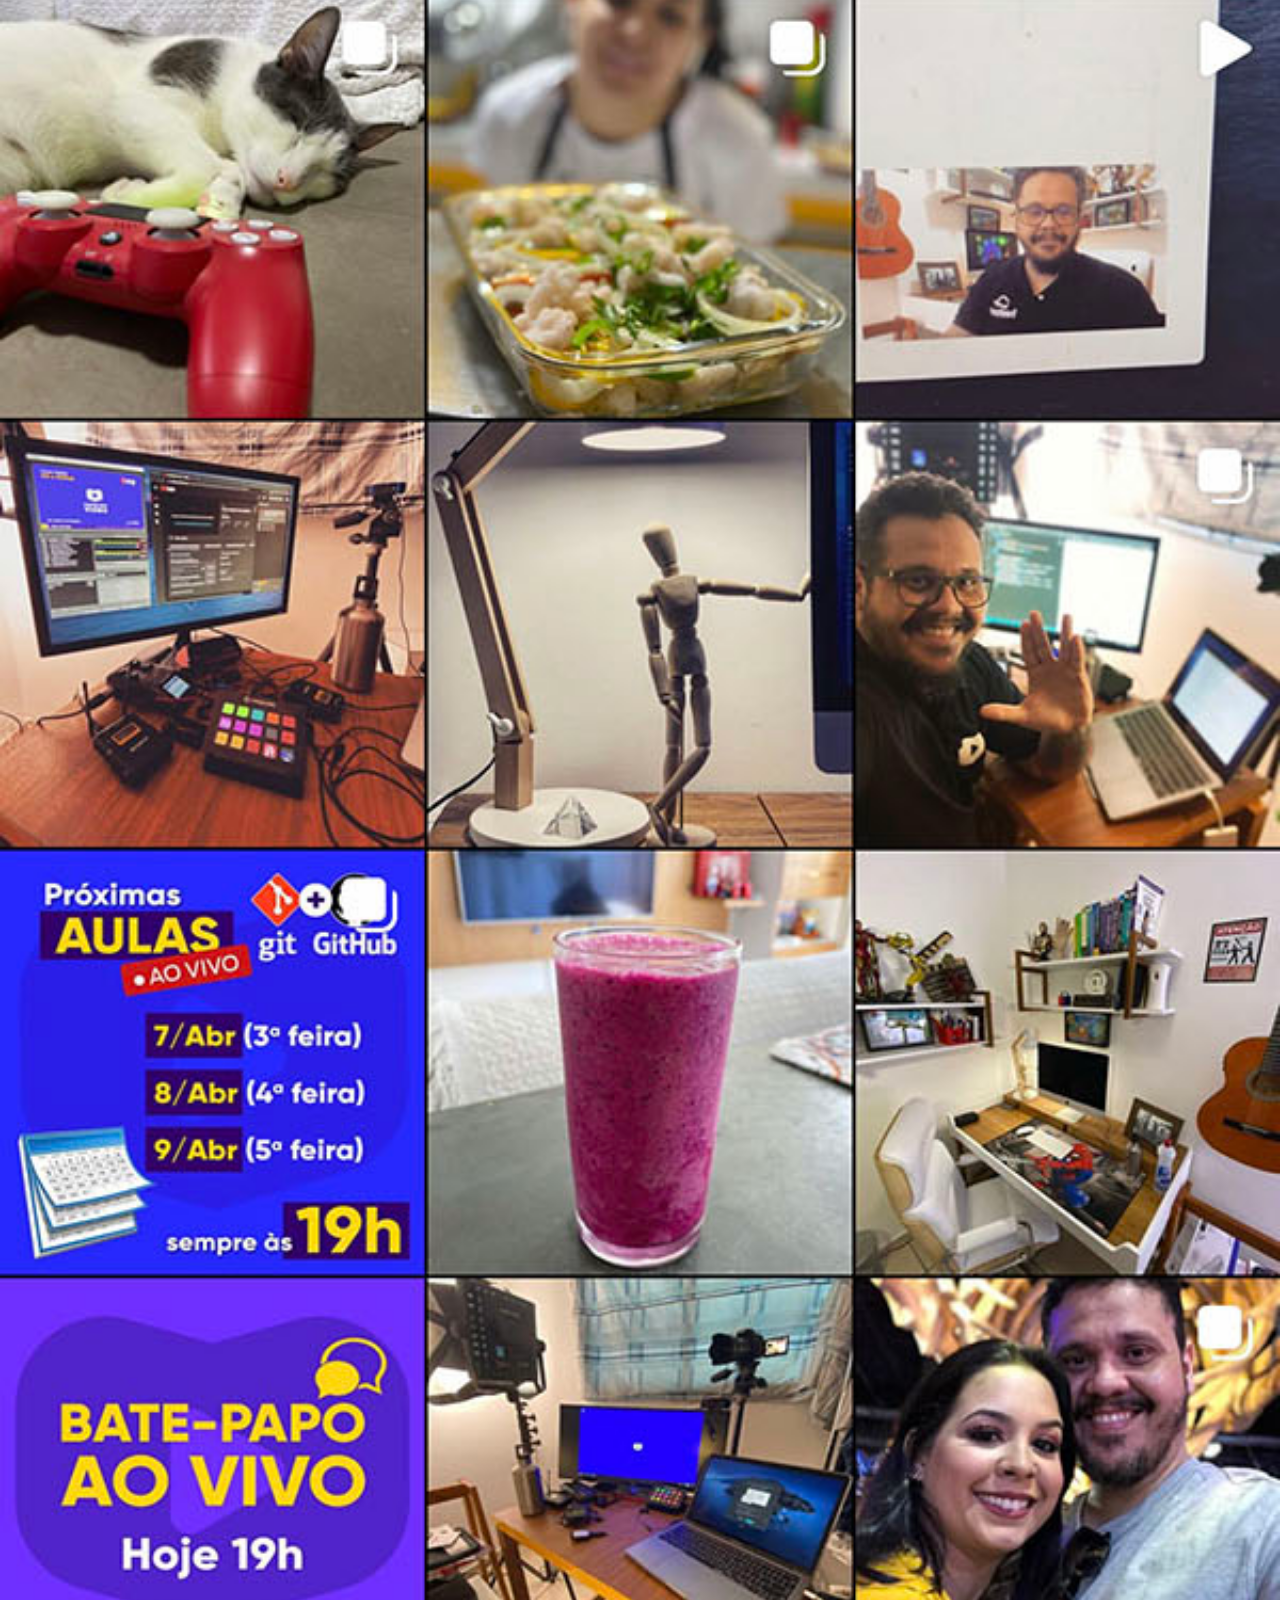
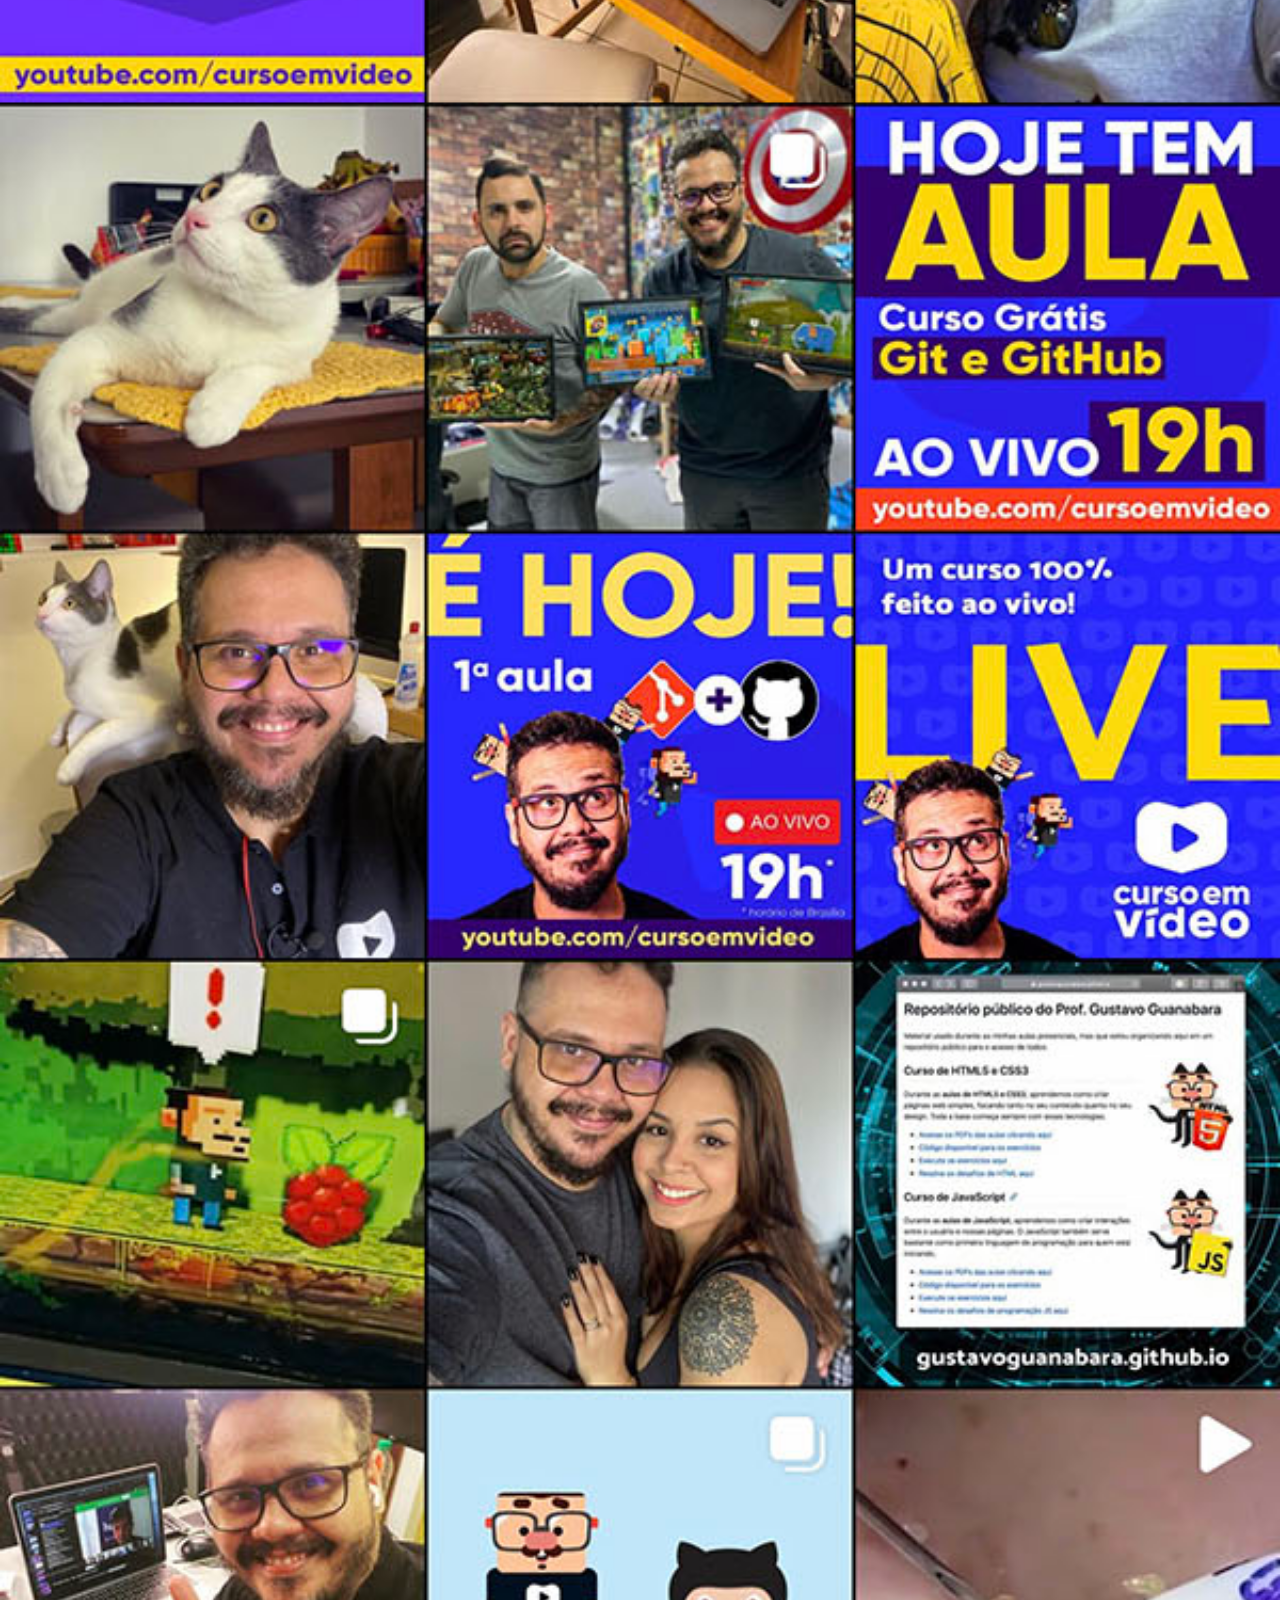
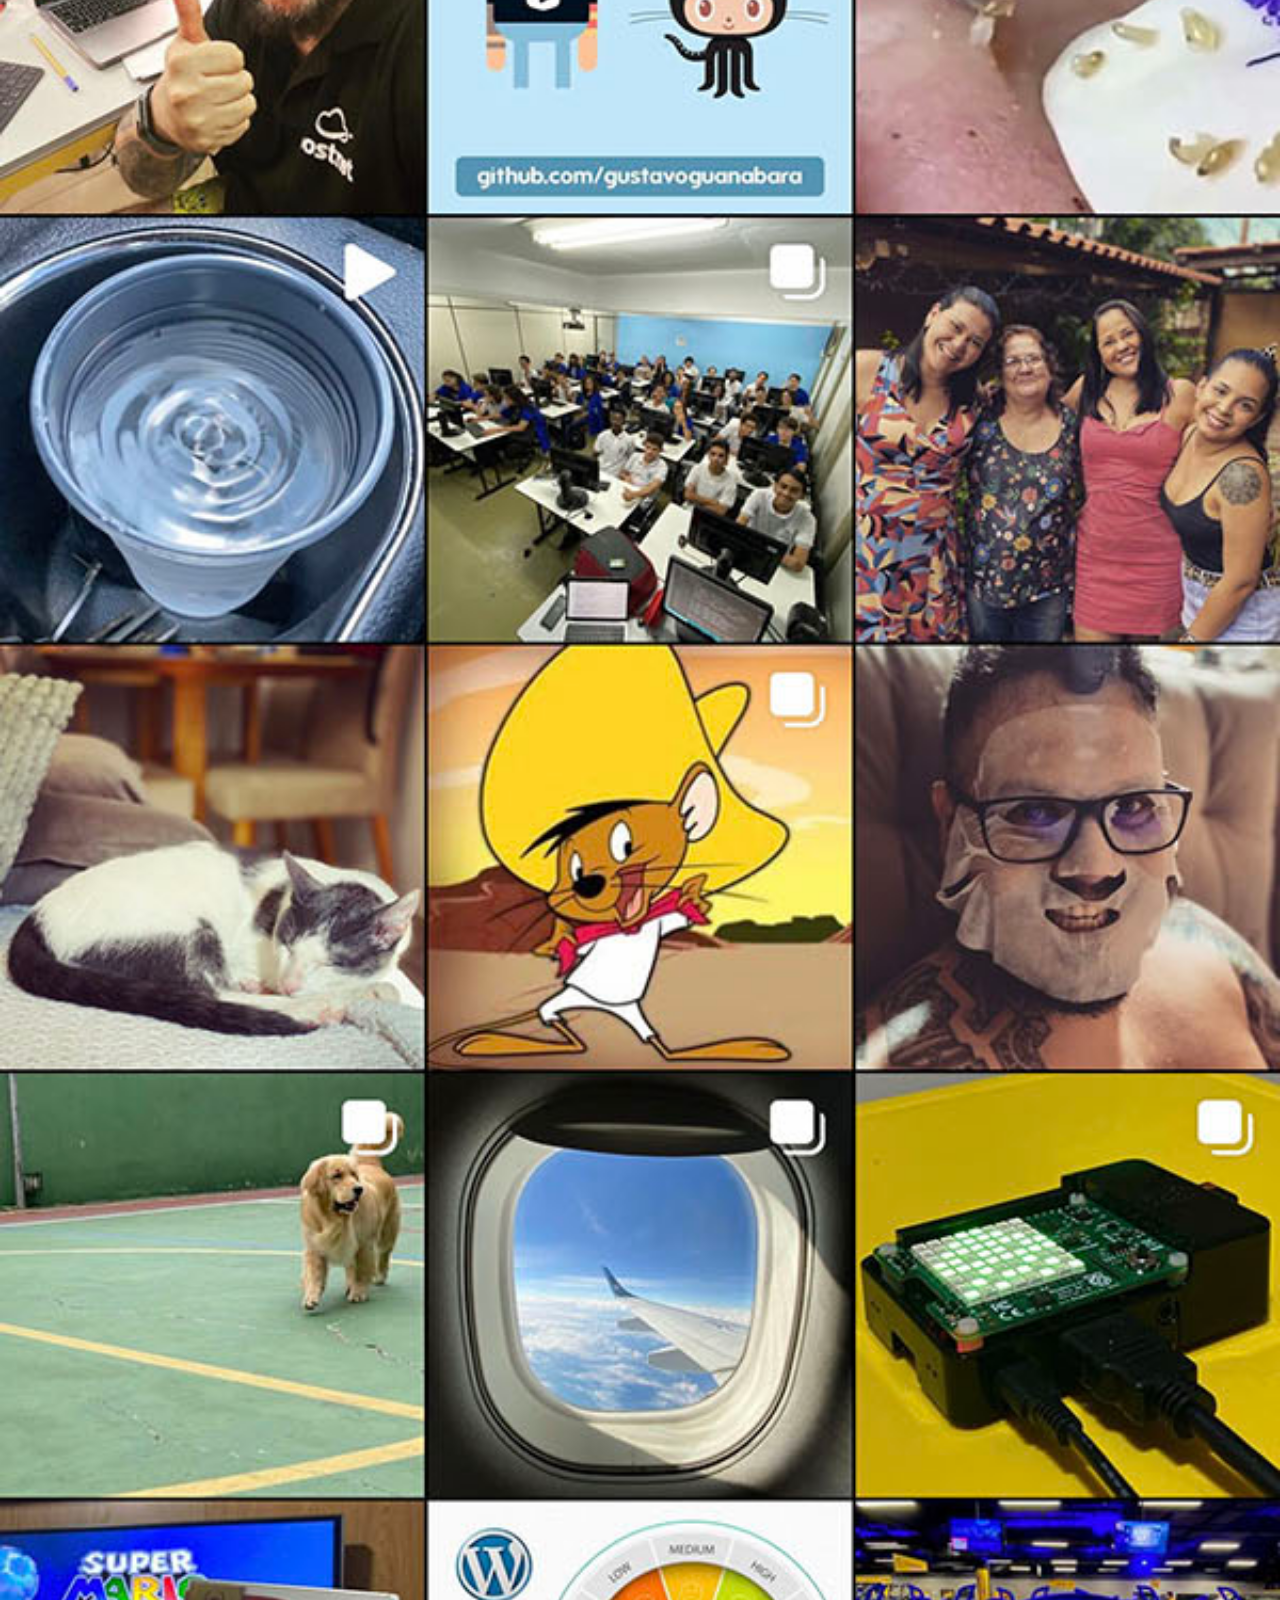
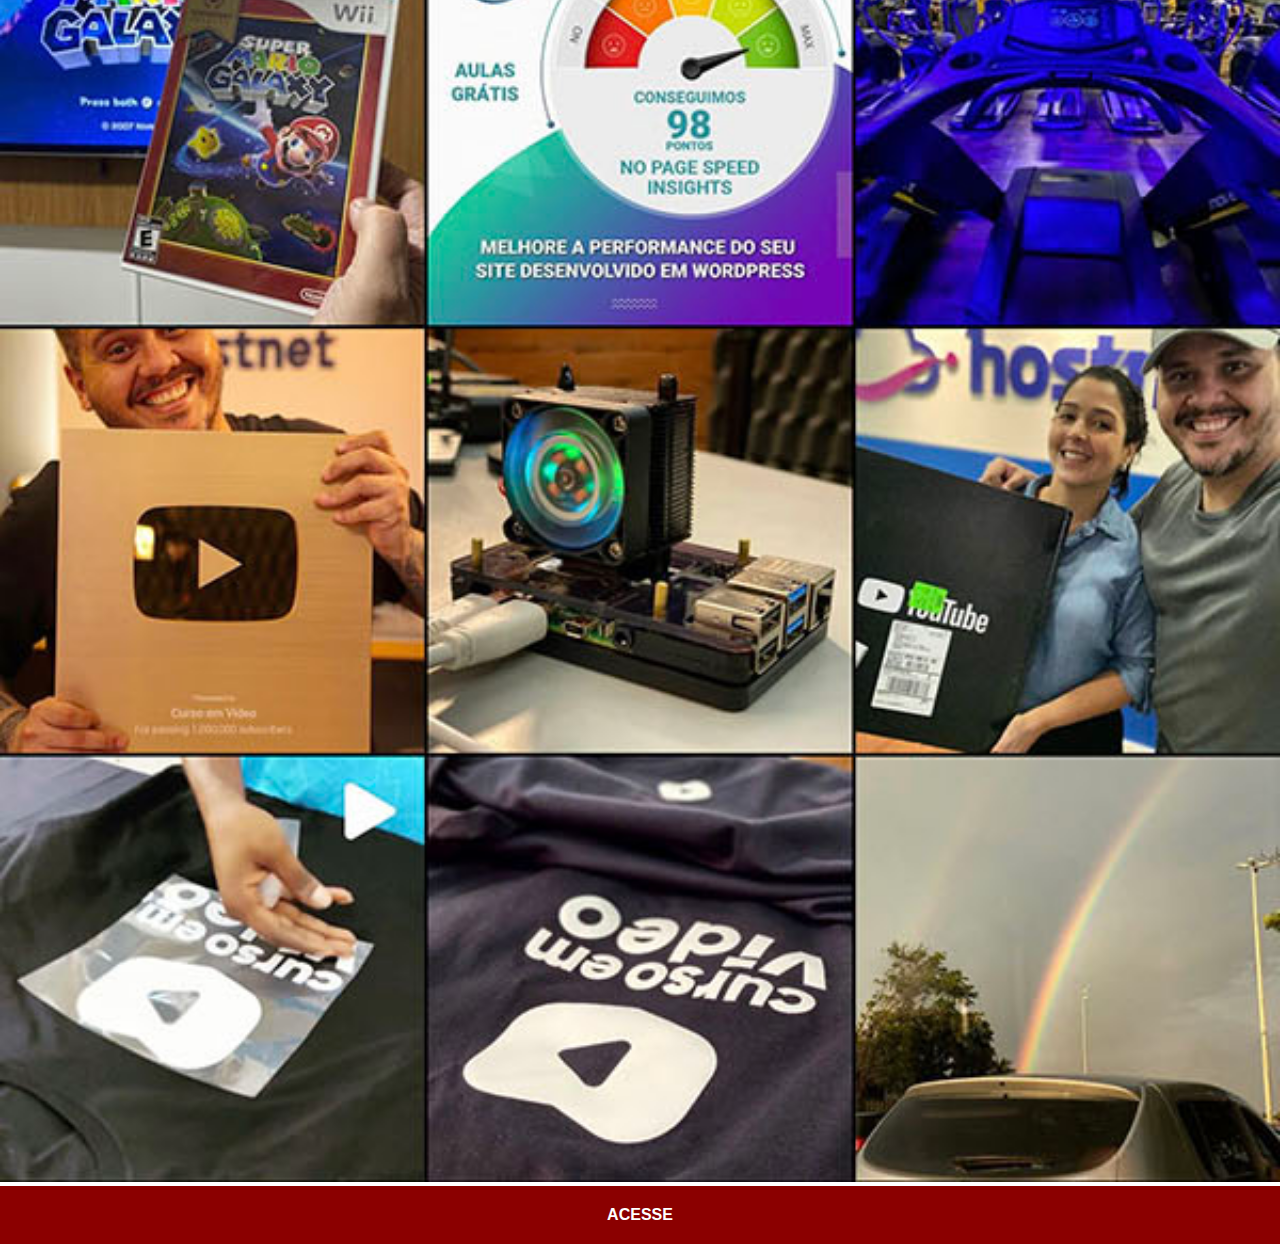
<file: instagram.html>
<!DOCTYPE html>
<html lang="pt-br">
<head>
    <meta charset="UTF-8">
    <meta name="viewport" content="width=device-width, initial-scale=1.0">
    <title>Instagram</title>
    <link rel="stylesheet" href="estilos/social.css">
</head>
<body>
    <img src="imagens/tela-instagram.jpg" alt="Instagram">
    <a href="https://www.instagram.com/gustavoguanabara/" target="_blank">ACESSE</a>
</body>
</html>
</file>
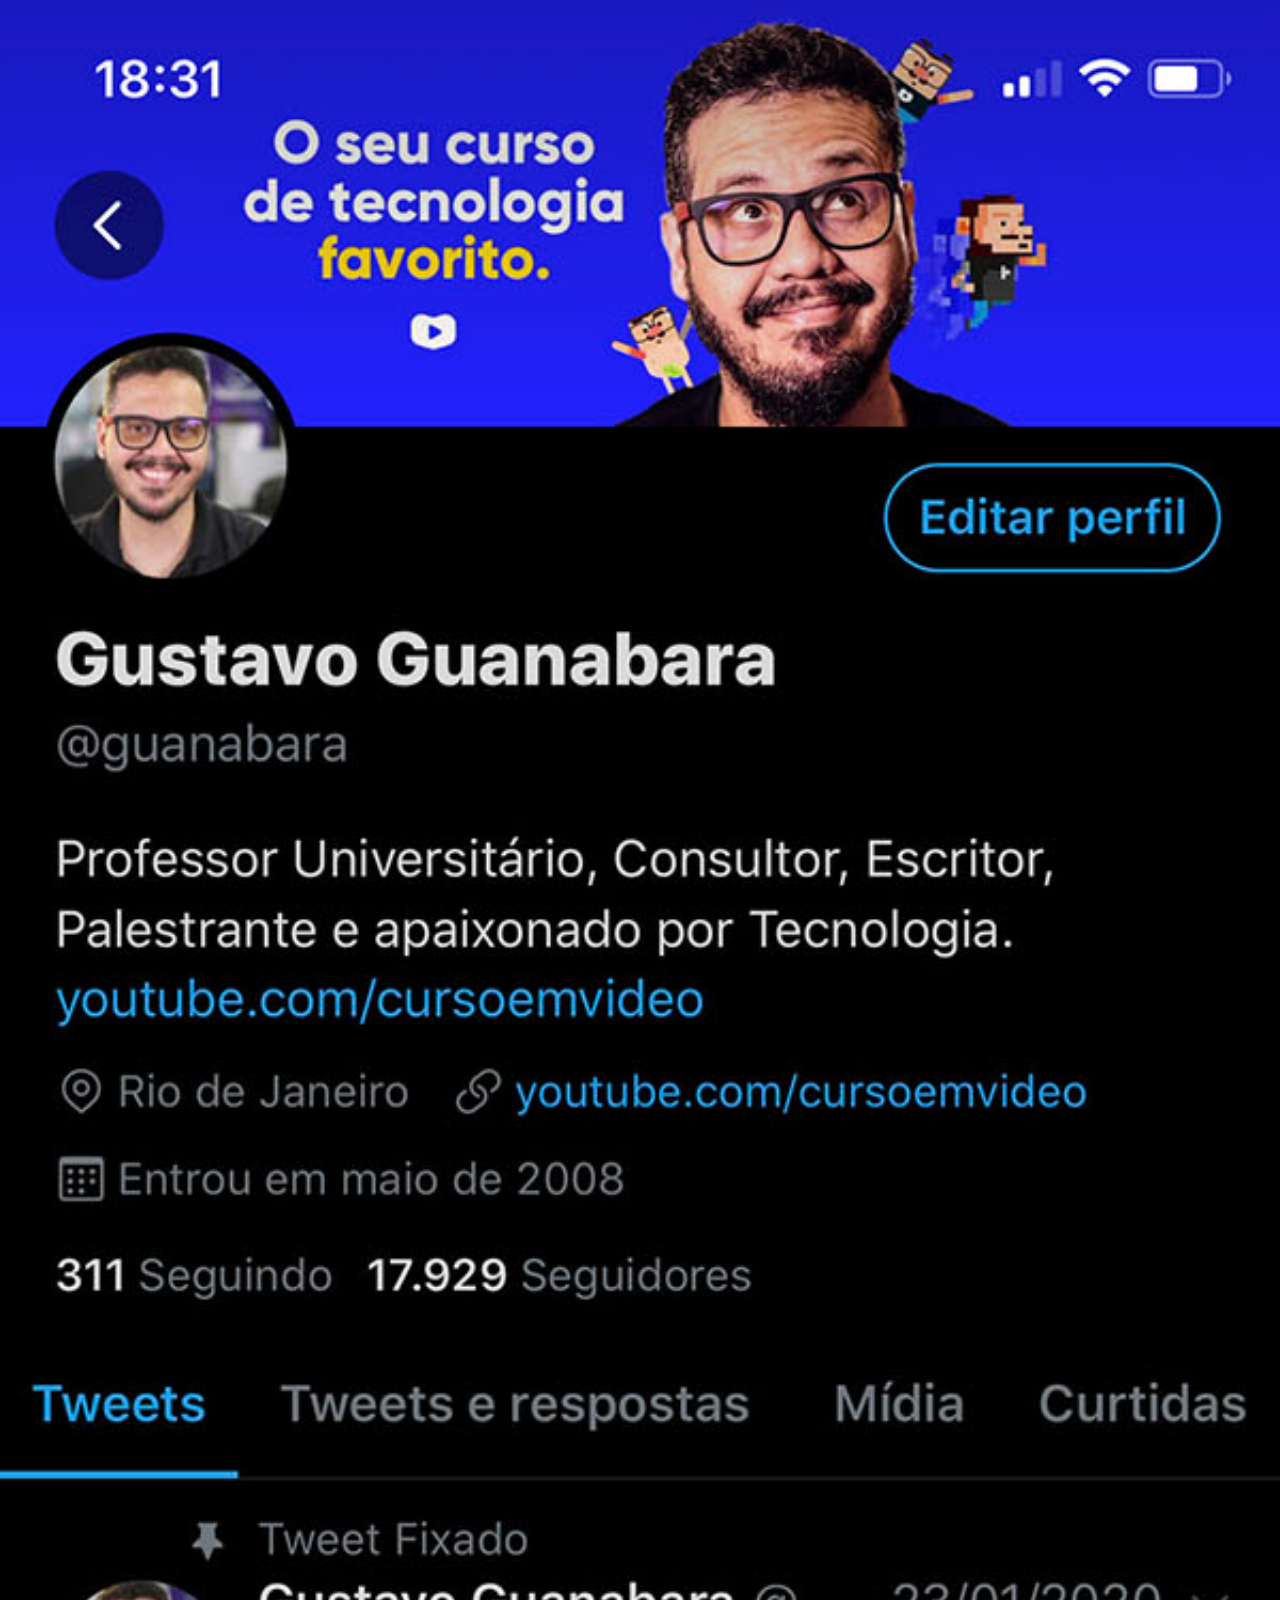
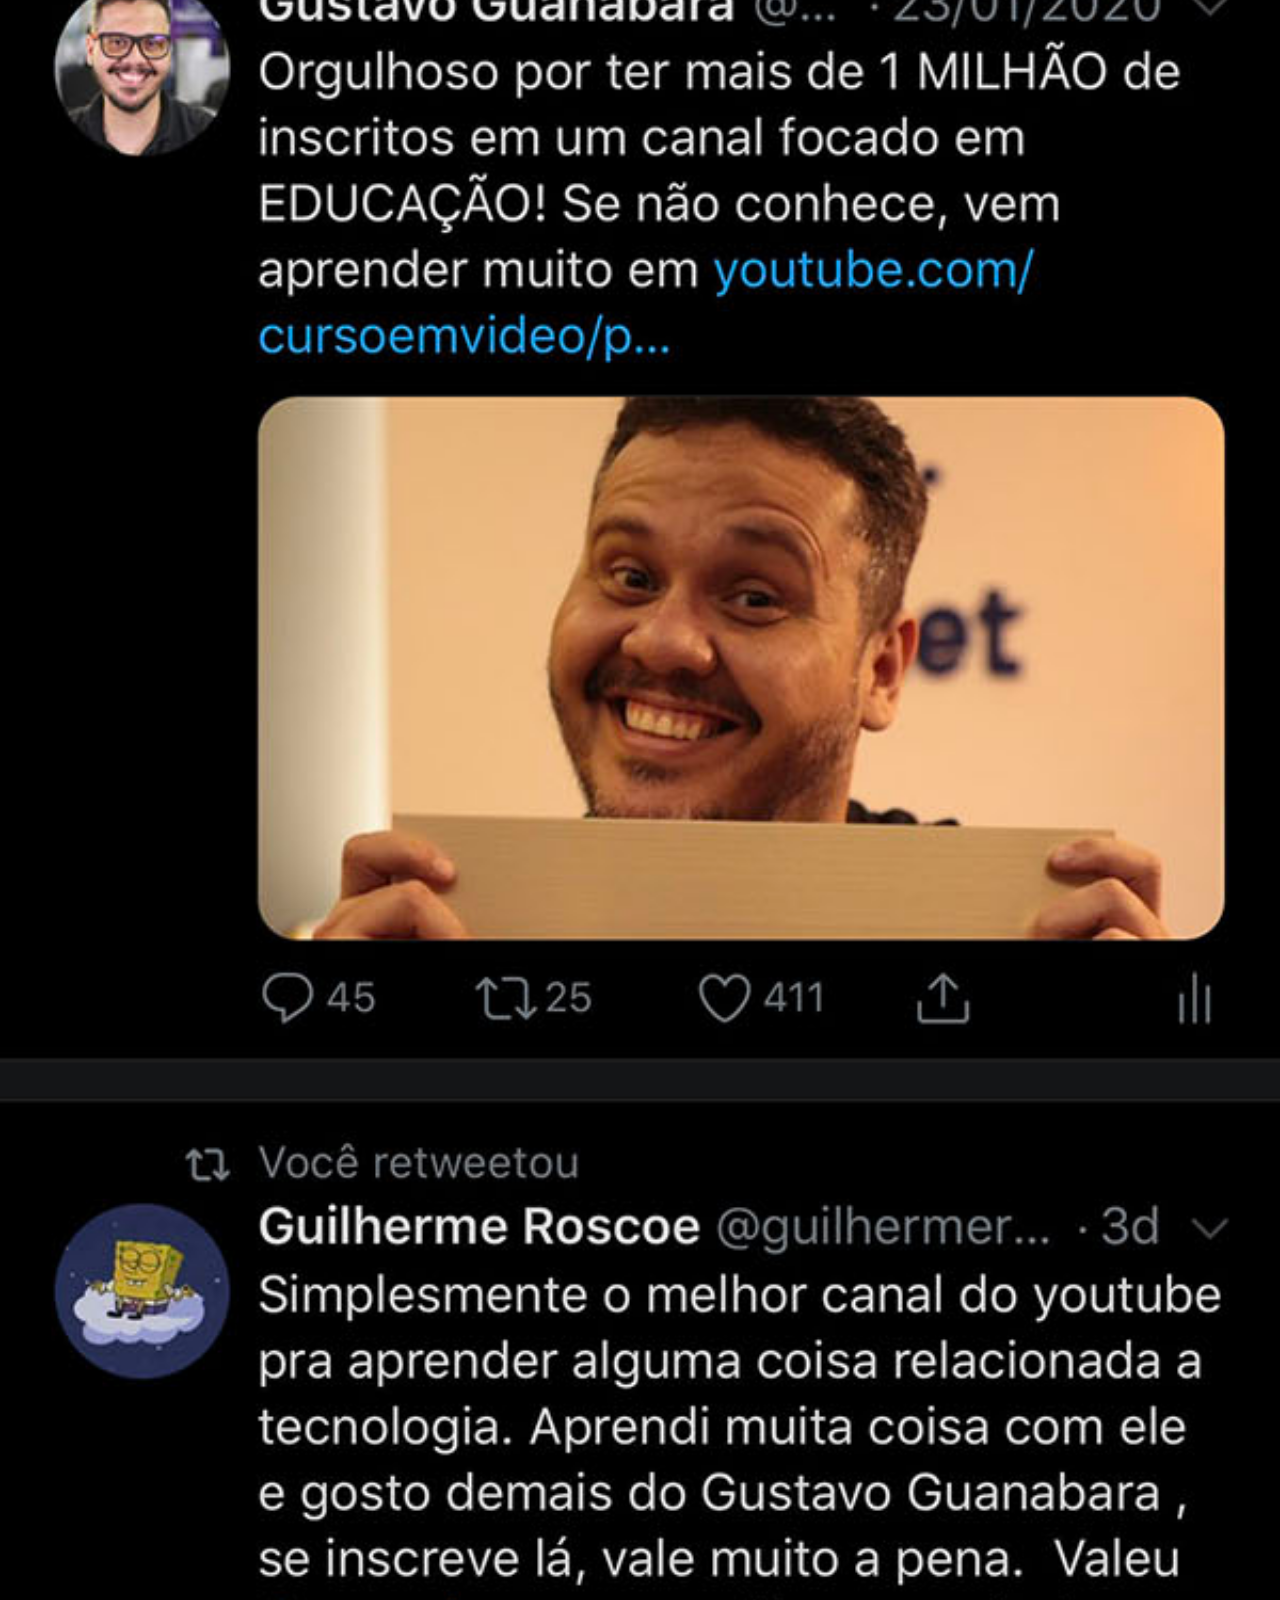
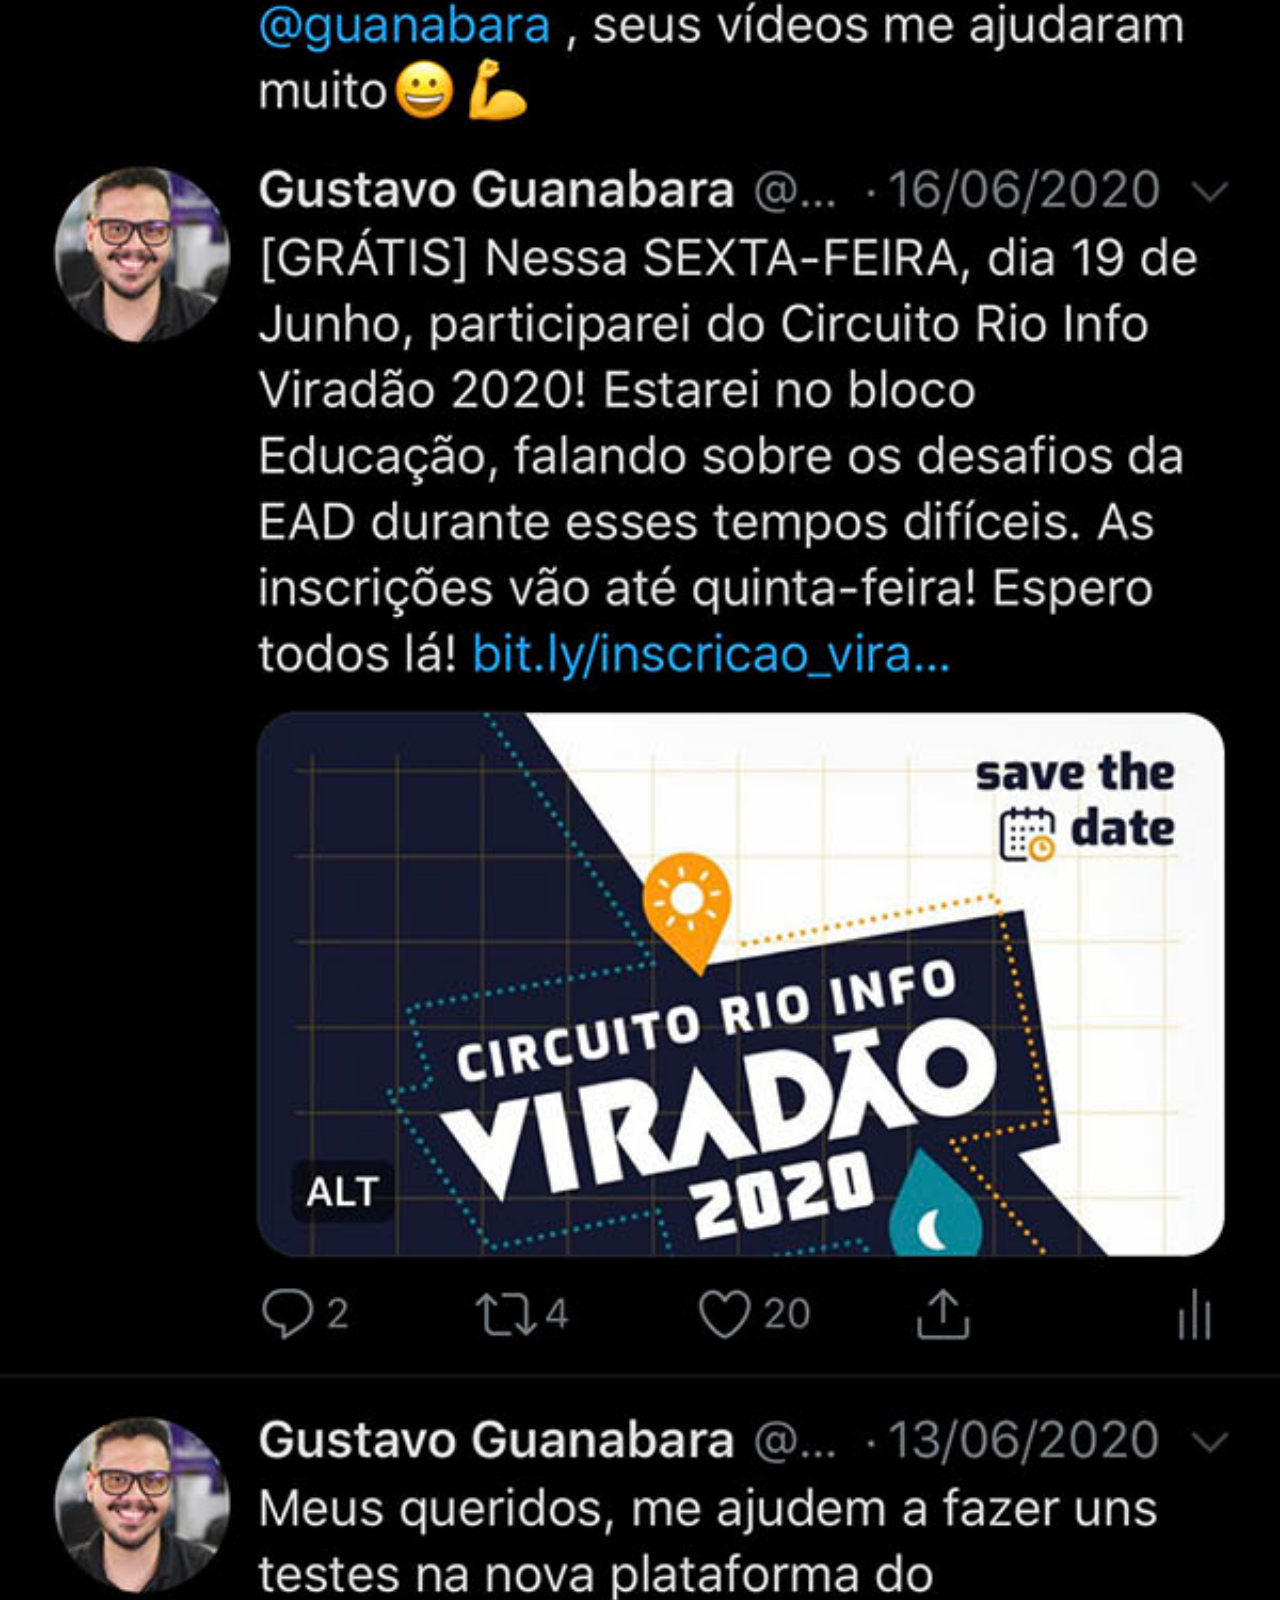
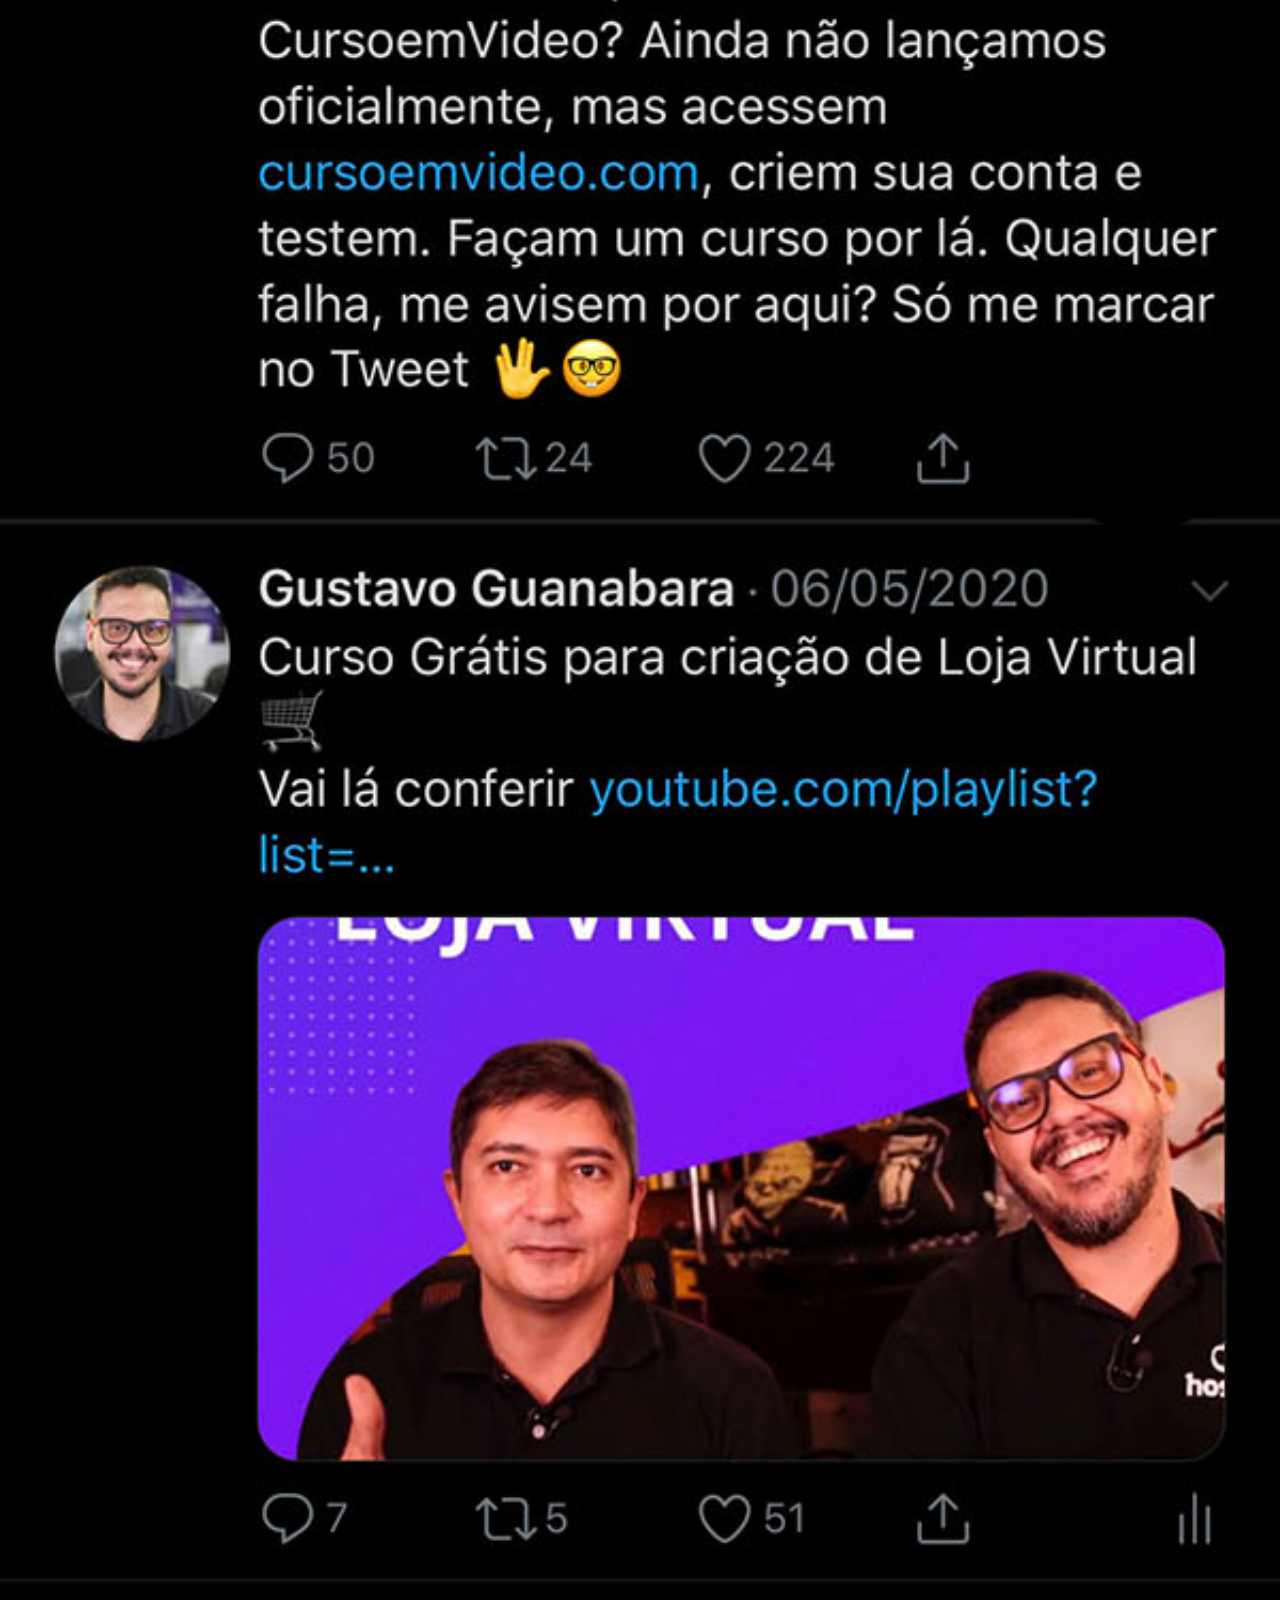
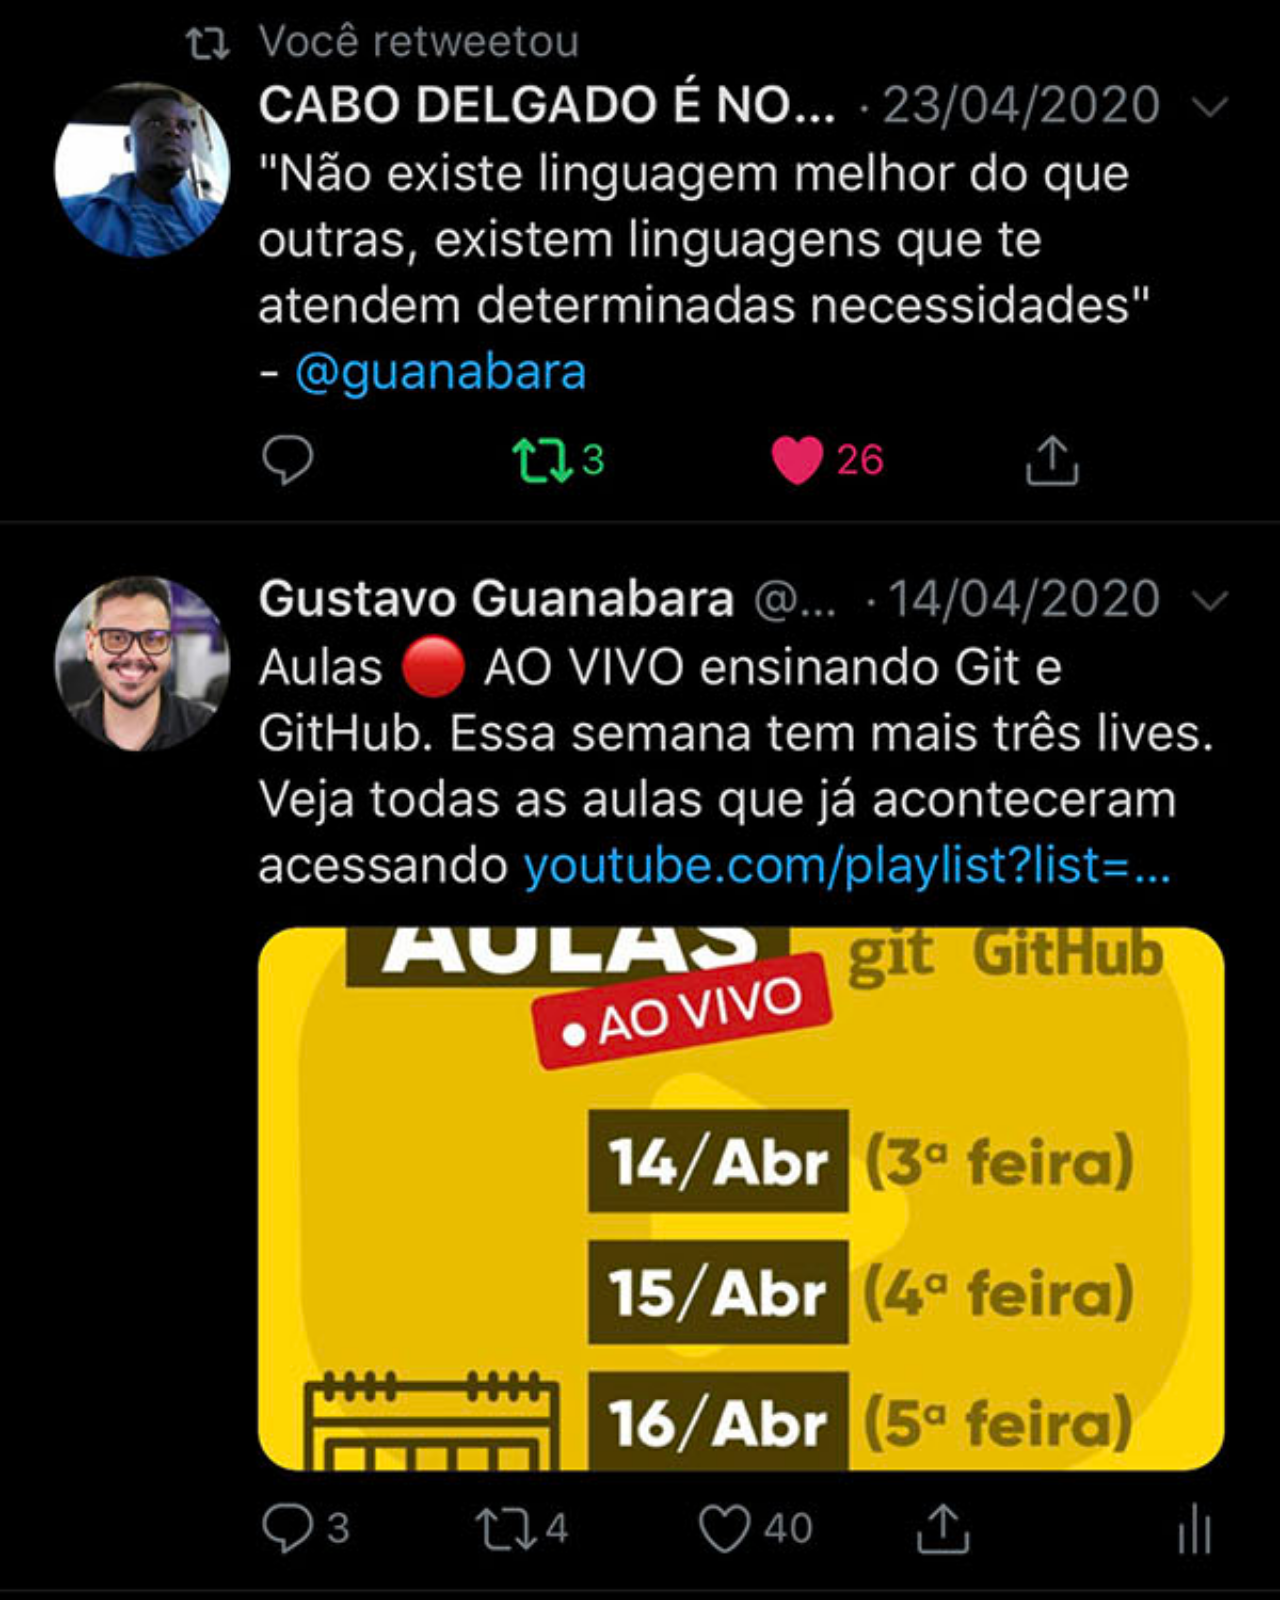
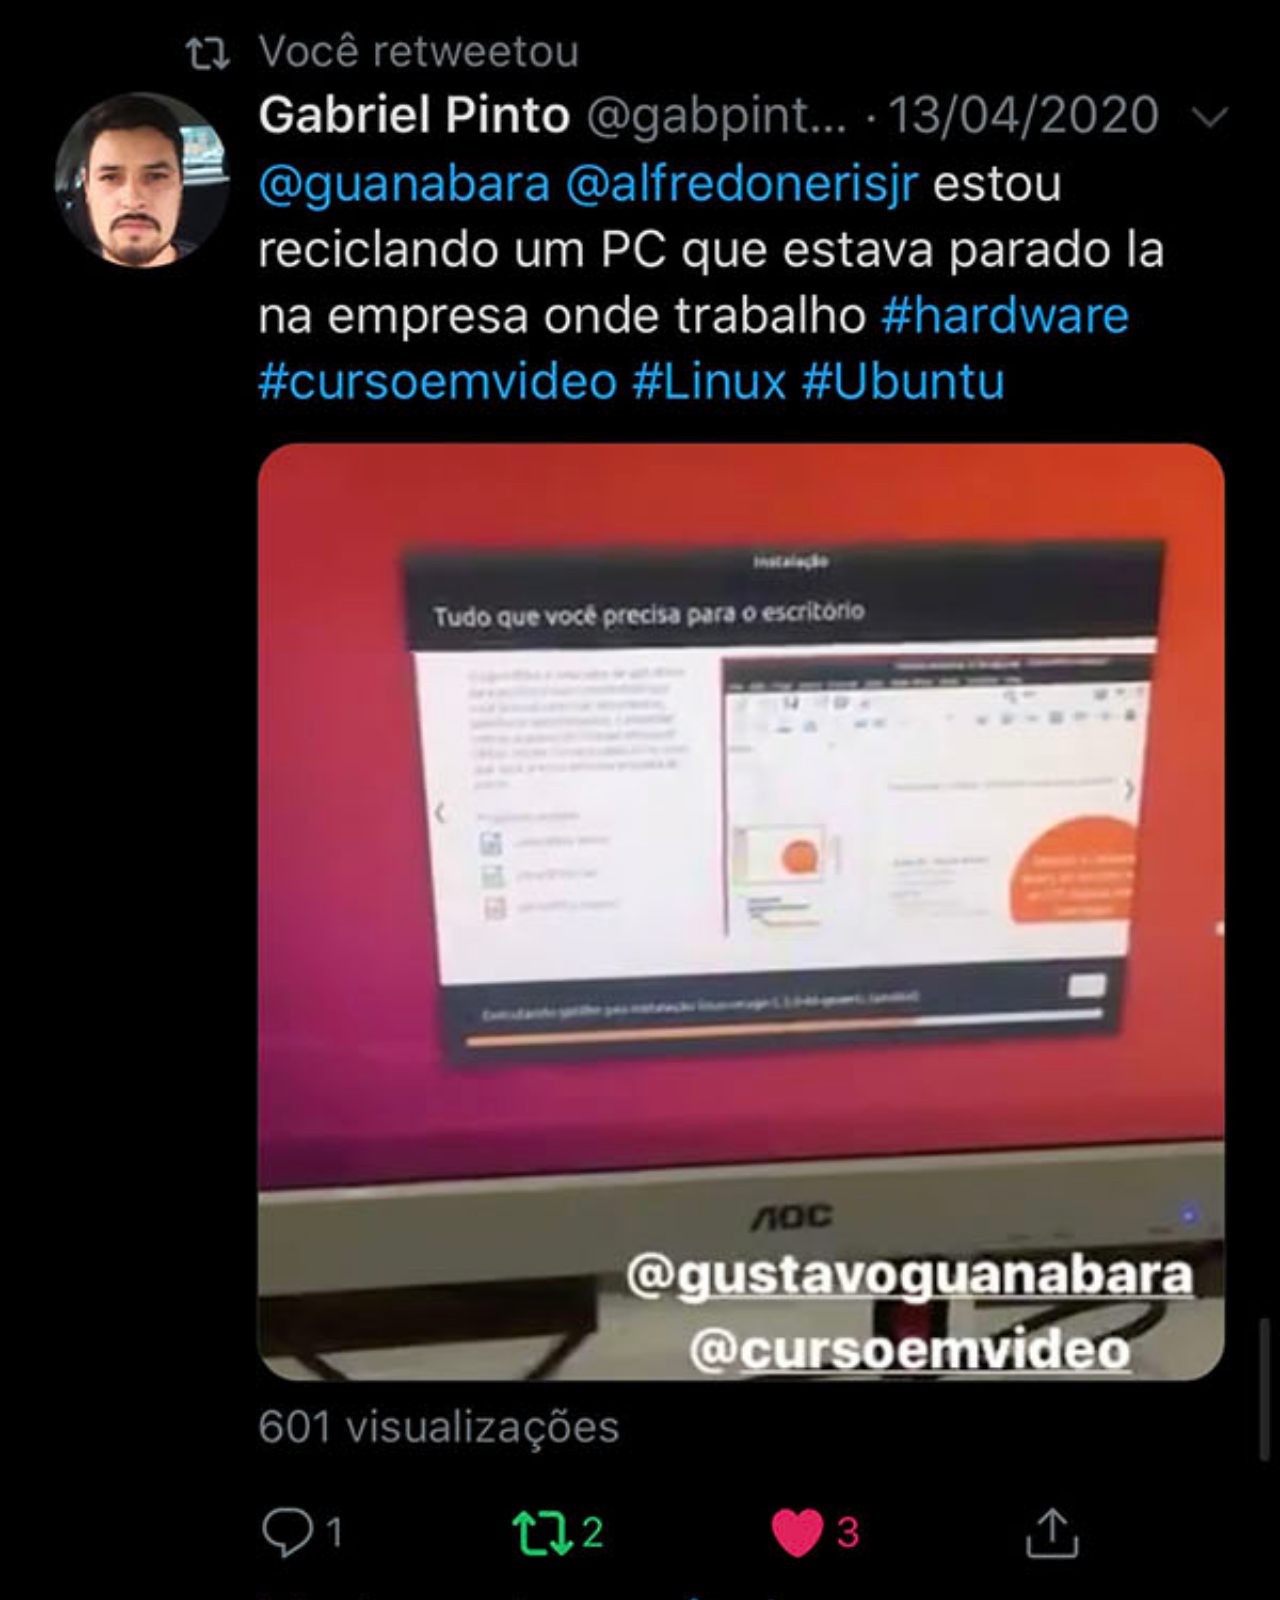
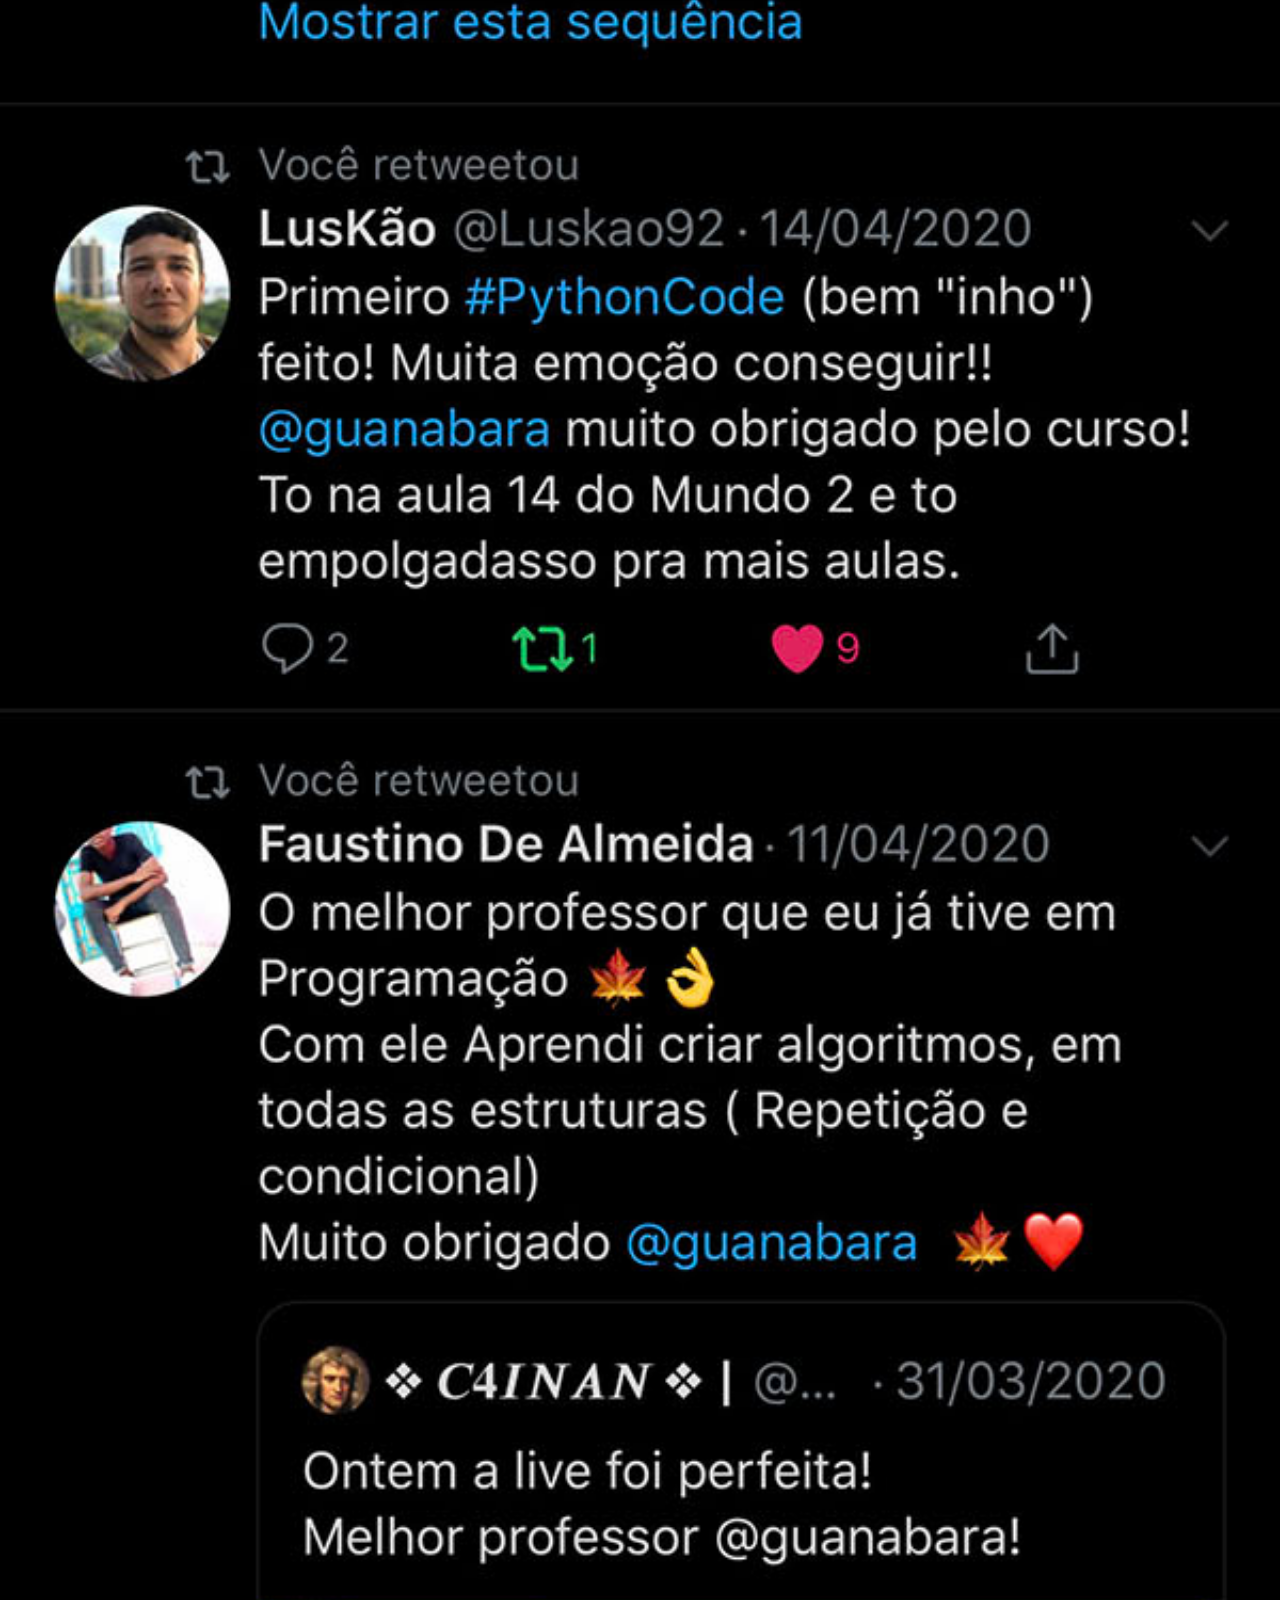
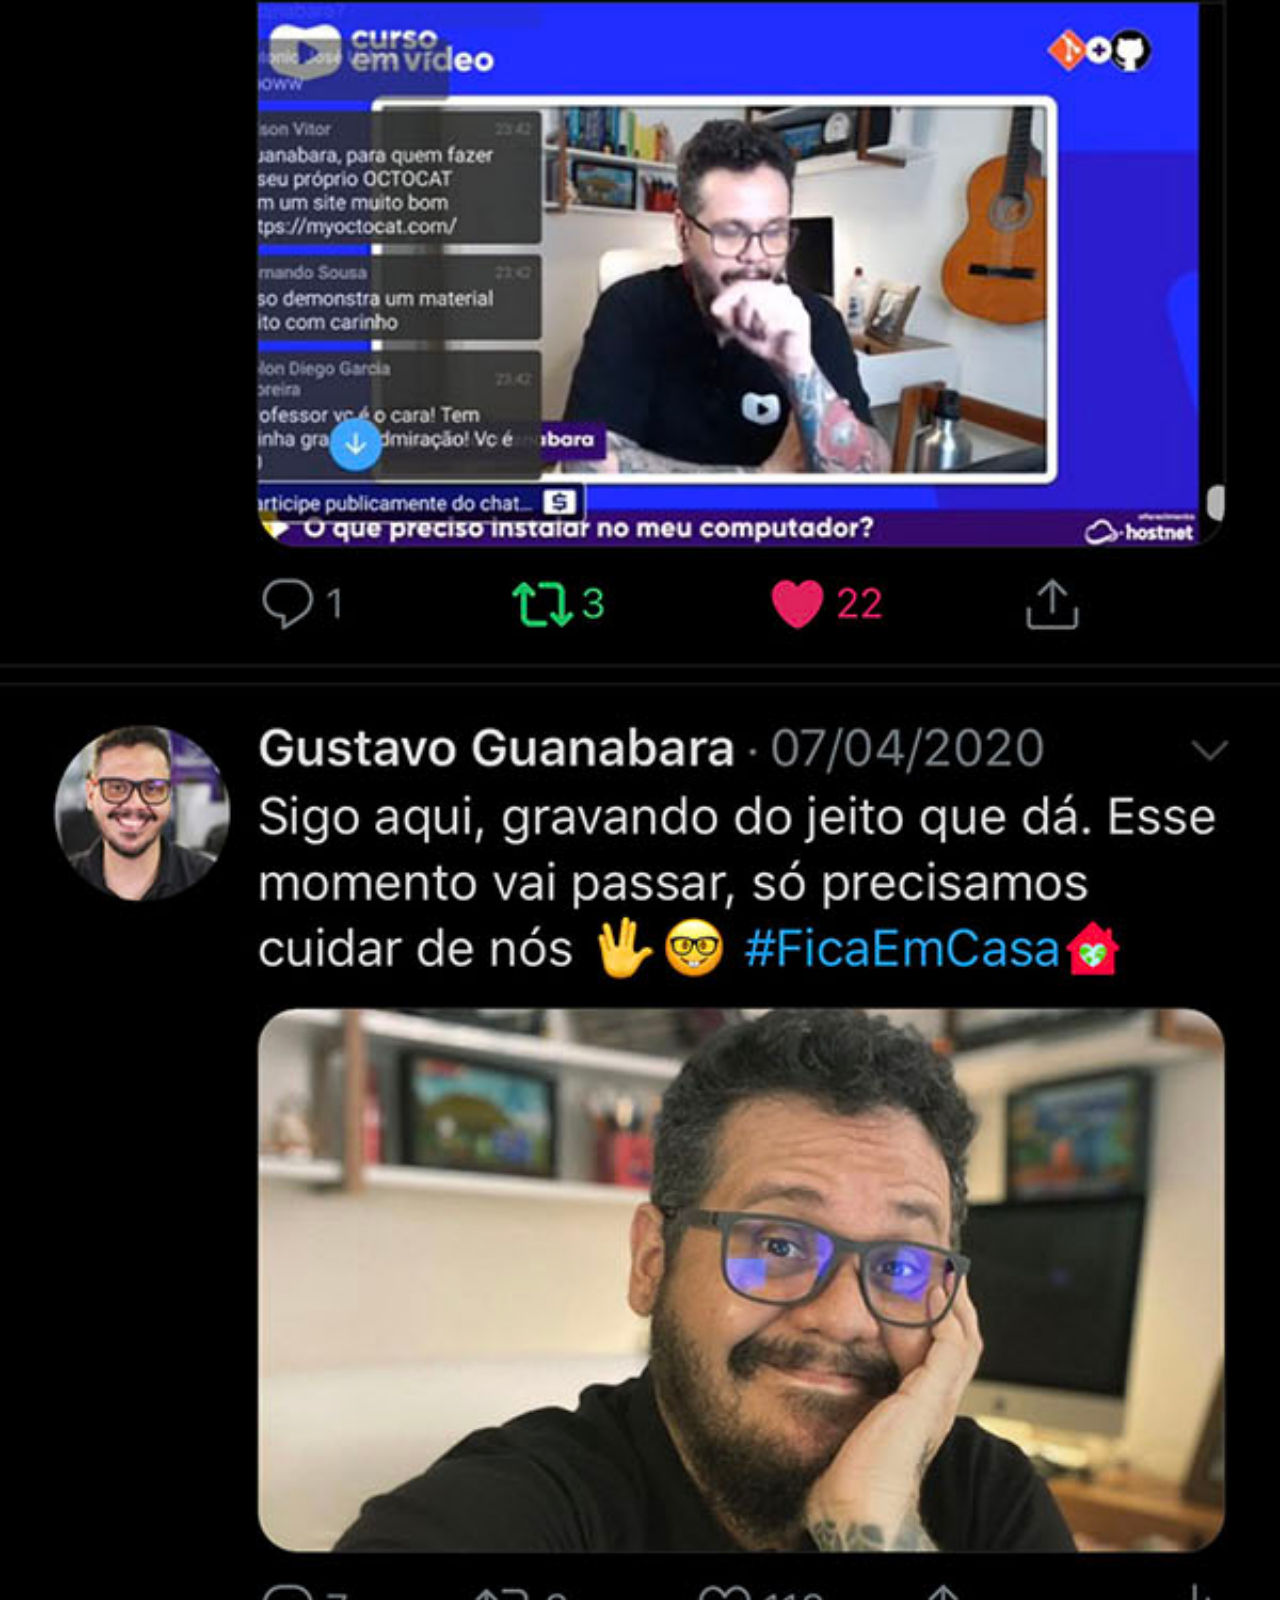
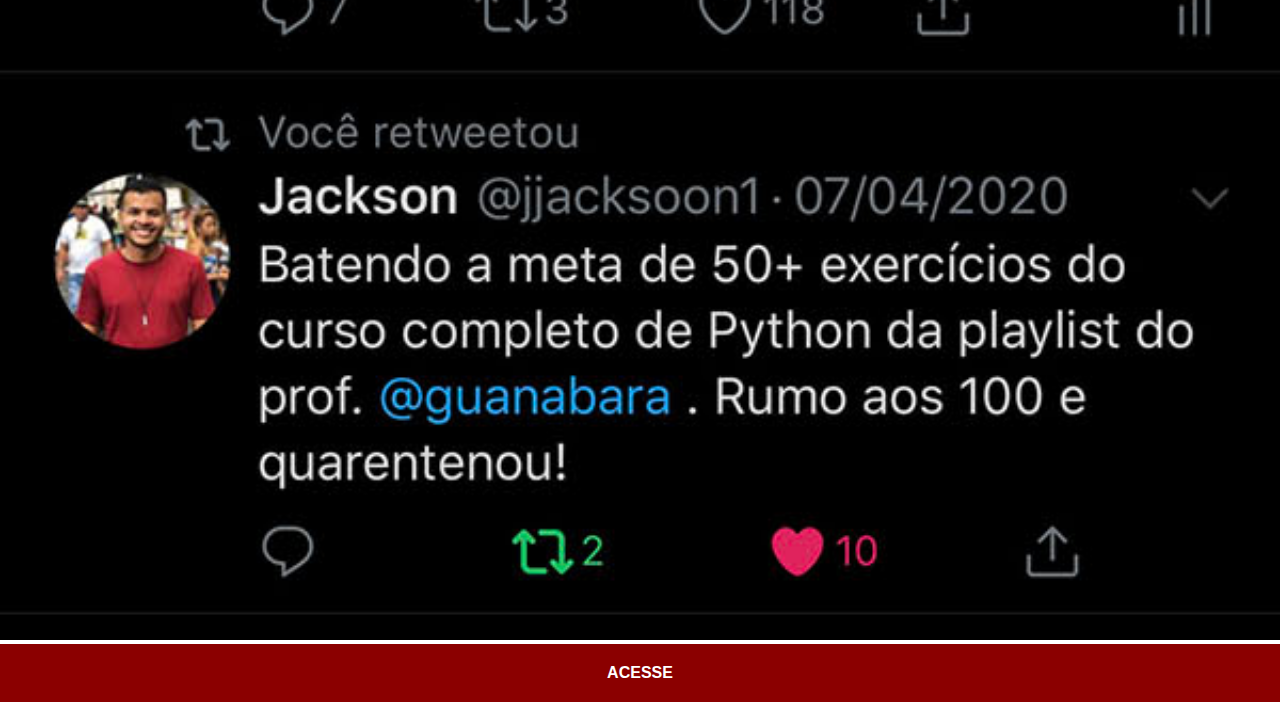
<file: twitter.html>
<!DOCTYPE html>
<html lang="pt-br">
<head>
    <meta charset="UTF-8">
    <meta name="viewport" content="width=device-width, initial-scale=1.0">
    <title>Twitter</title>
    <link rel="stylesheet" href="estilos/social.css">
</head>
<body>
    <img src="imagens/tela-twitter.jpg" alt="Twitter">
    <a href="https://x.com/gustavoguanabara/" target="_blank">ACESSE</a>
</body>
</html>
</file>
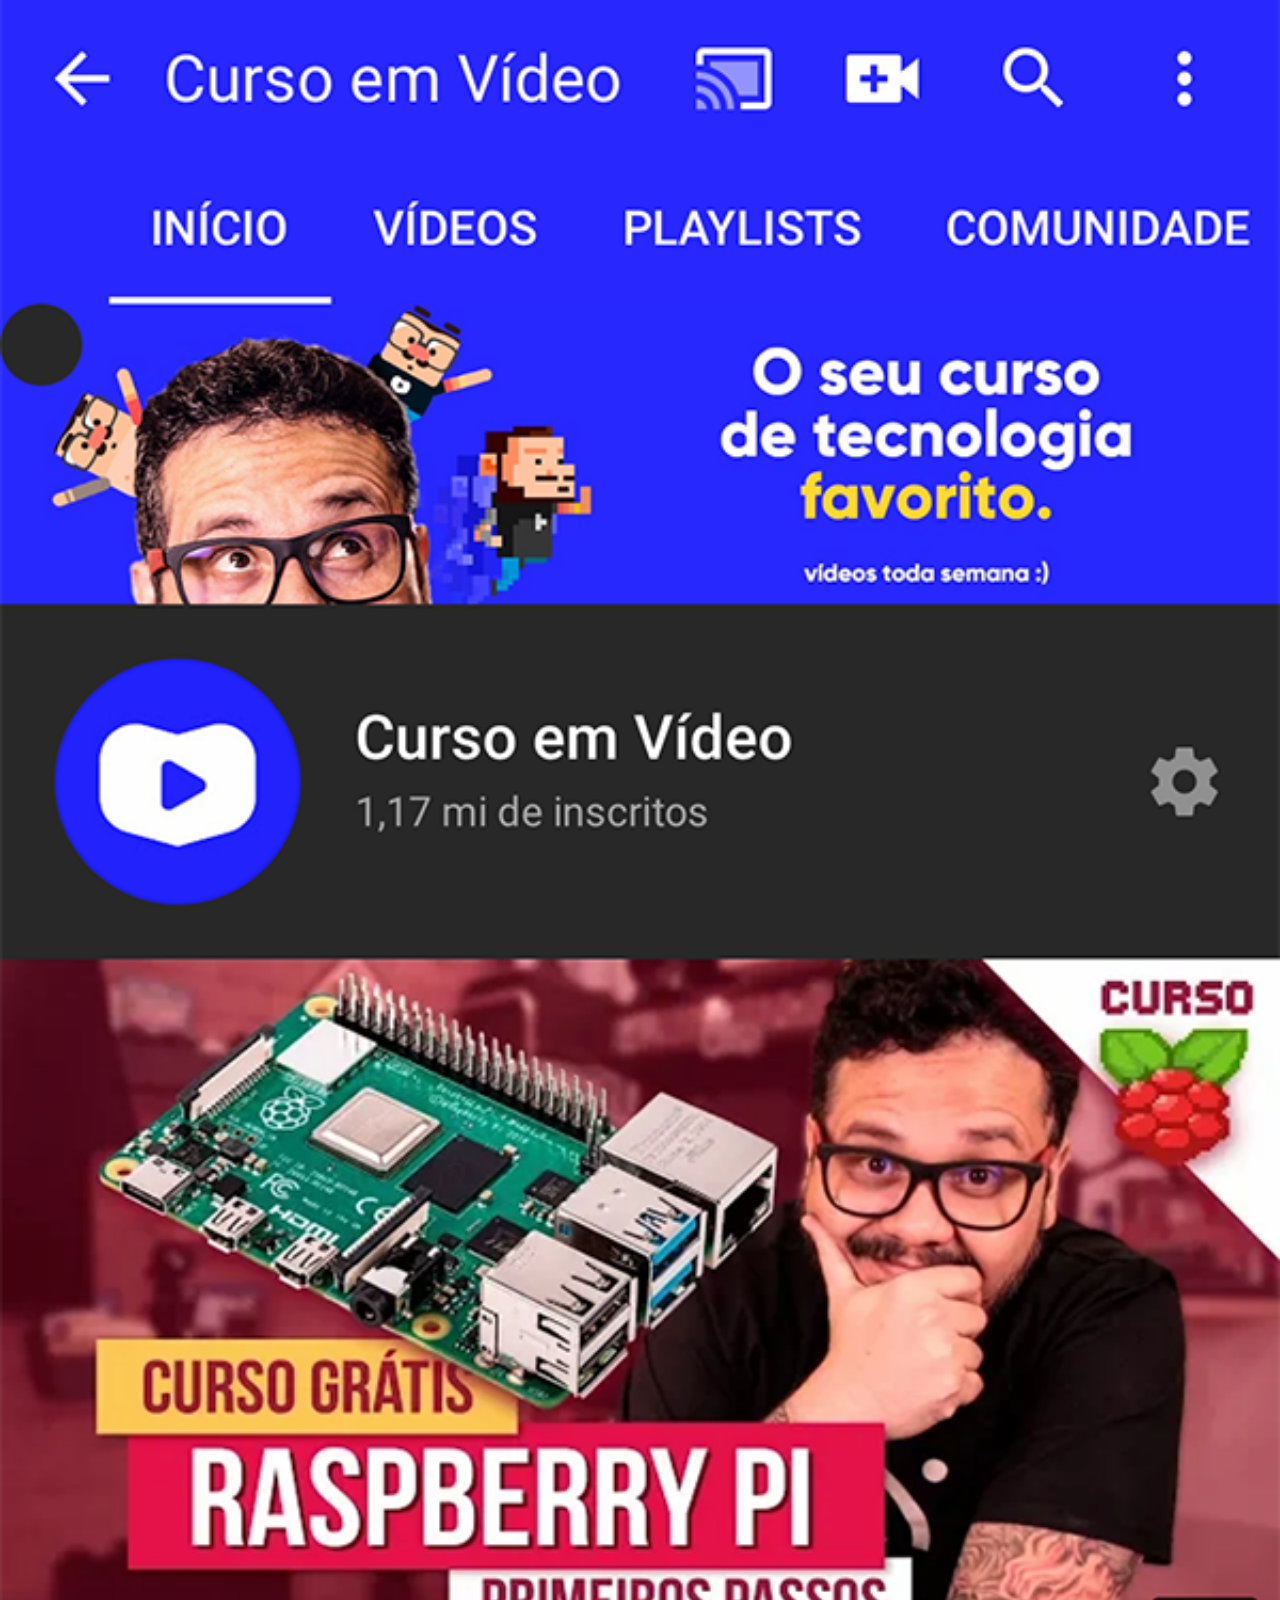
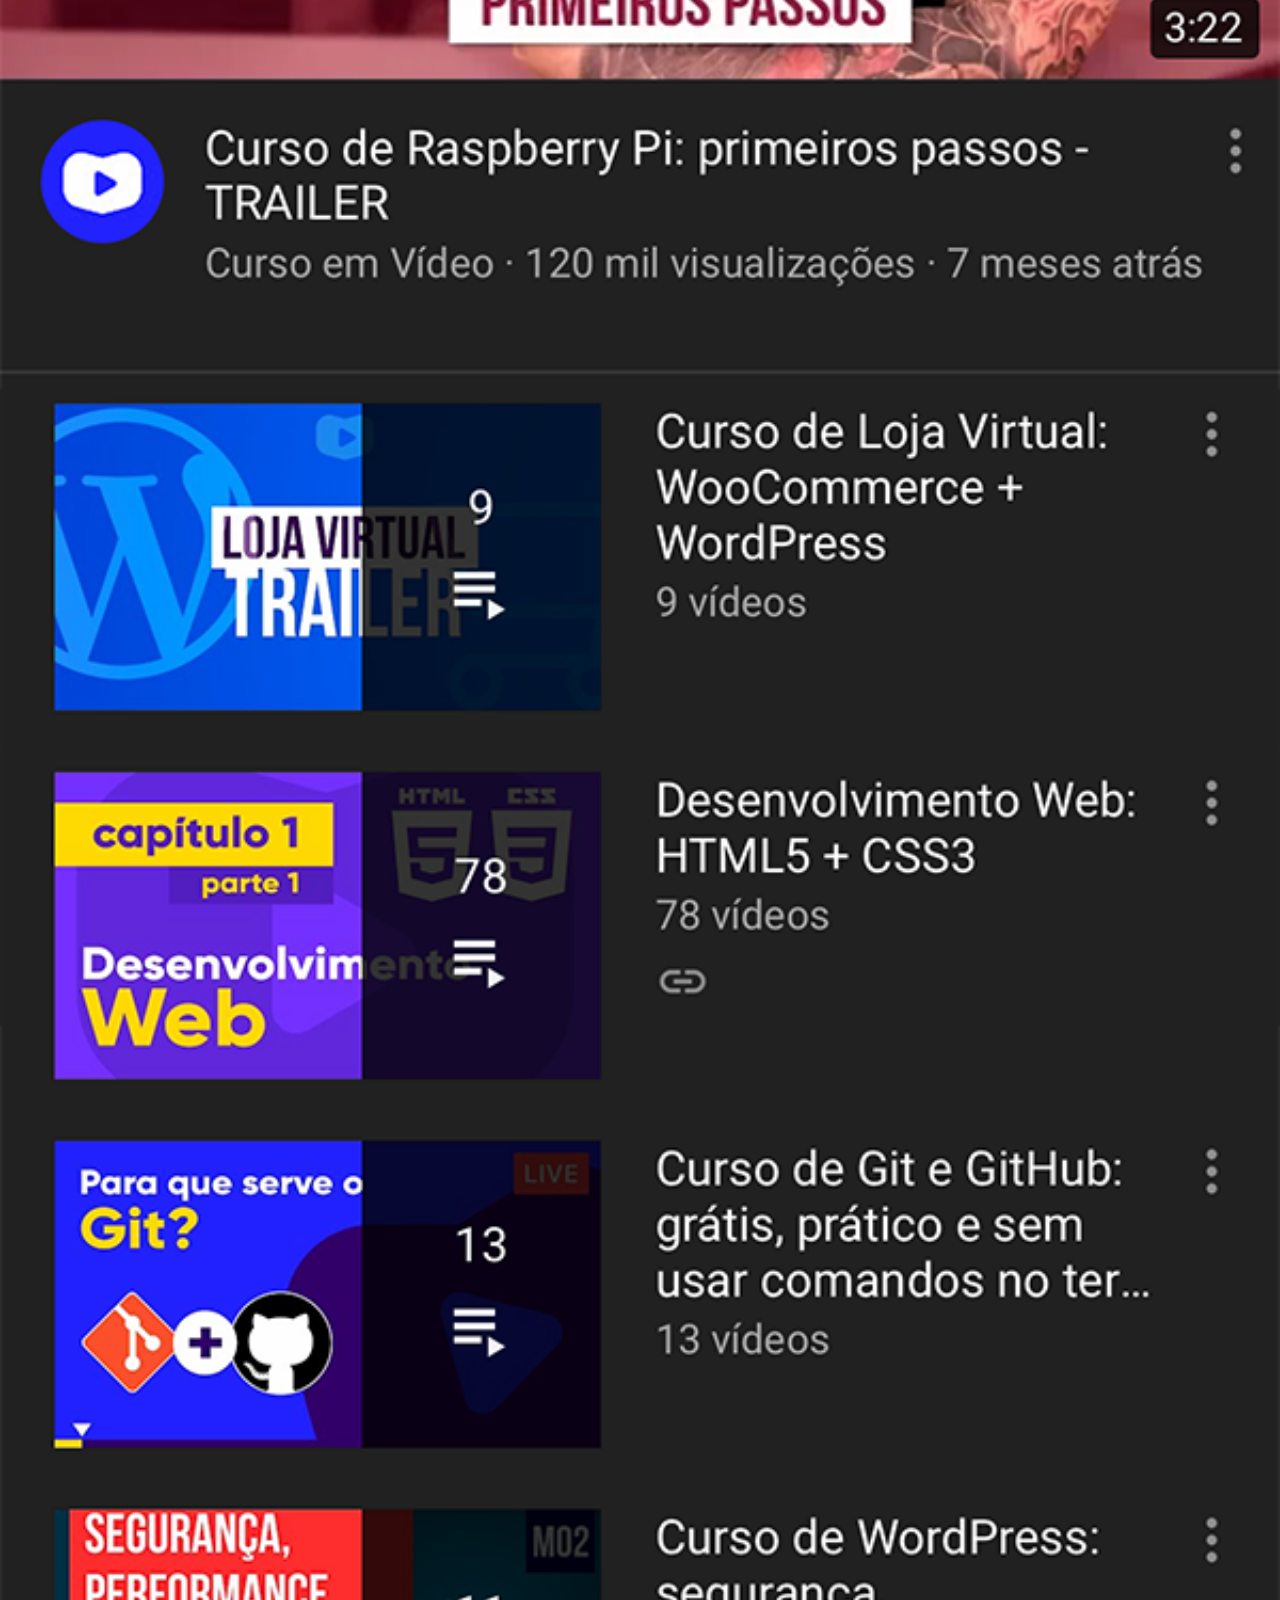
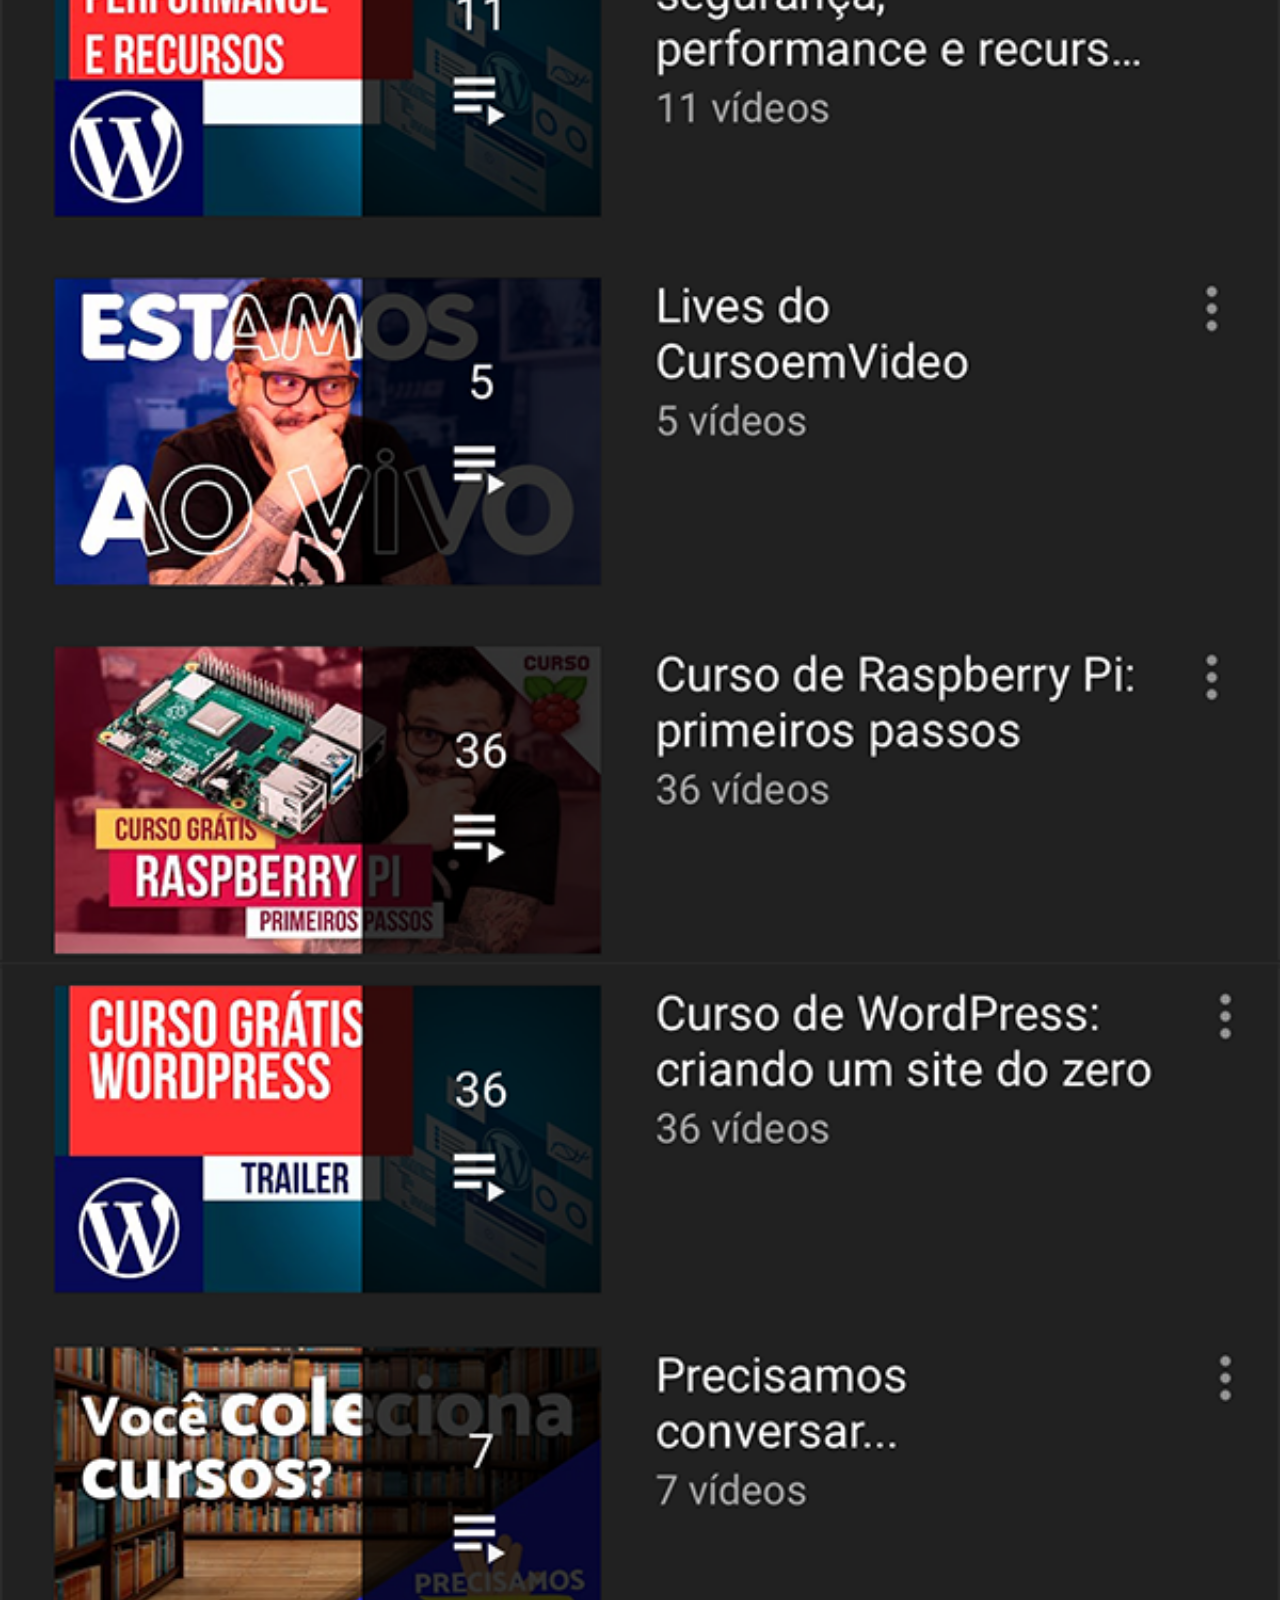
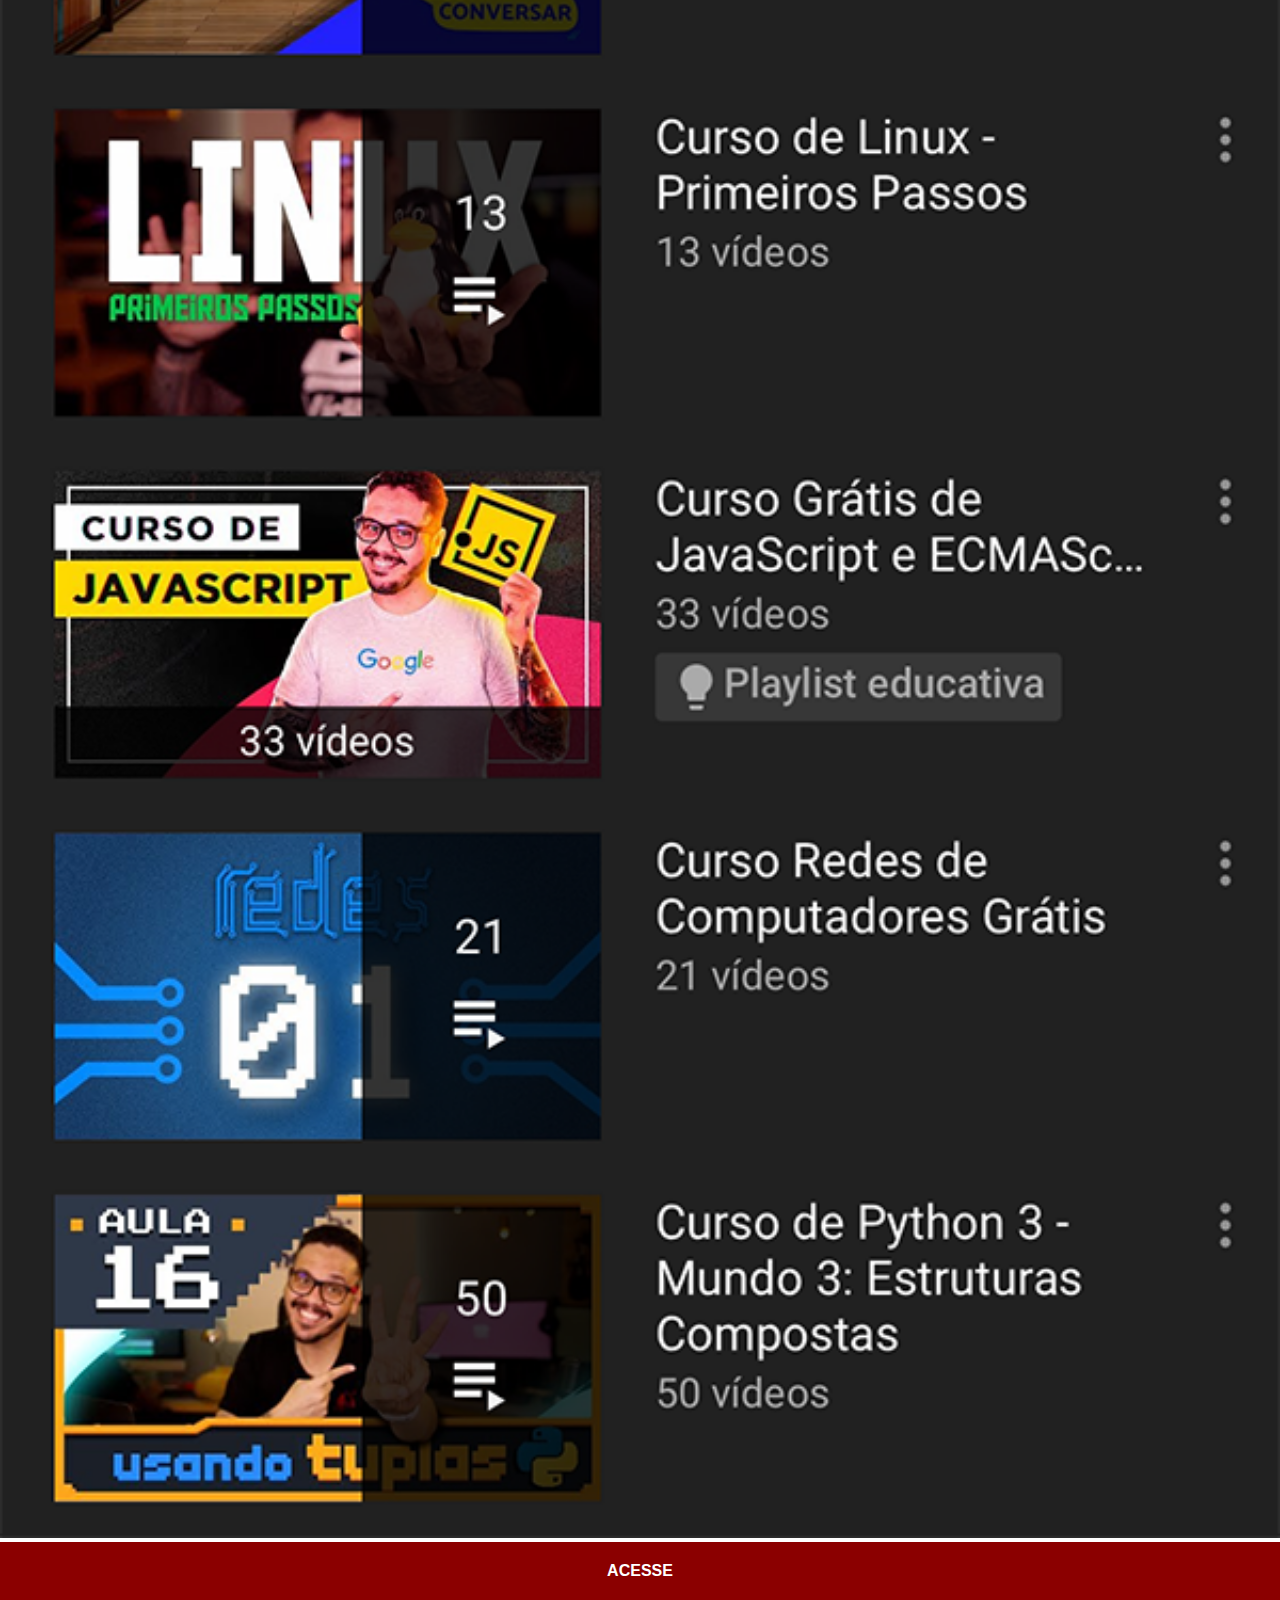
<file: youtube.html>
<!DOCTYPE html>
<html lang="pt-br">
<head>
    <meta charset="UTF-8">
    <meta name="viewport" content="width=device-width, initial-scale=1.0">
    <title>YouTube</title>
    <link rel="stylesheet" href="estilos/social.css">
</head>
<body>
    <img src="imagens/tela-youtube.png" alt="YouTube">
    <a href="https://www.youtube.com/c/CursoemV%C3%ADdeo/playlists" target="_blank">ACESSE</a>
</body>
</html>
</file>
<file: estilos/style.css>
@charset "UTF-8";

* {
    margin: 0px;
    padding: 0px;
    font-family: Arial, Helvetica, sans-serif;
}

html, body {
    height: 100vh;
    width: 100vw;
    background-color: black;
}

body {
    background: url('../imagens/fundo-madeira.jpg') no-repeat top center;
    background-size: cover;
    background-attachment: fixed;
}

main {
    position: relative;
    height: 100vh;
    
}

section#telefone {
    position: absolute;
    top: 50%;
    left: 50%;
    transform: translate(-50%, -50%);
    height: 627px;
    width: 311px;
    background: url('../imagens/frame-iphone.png') no-repeat;
}

iframe#tela {
    position: relative;
    top: 80px;
    left: 22px;
    width: 267px;
    height: 471px;
}

section#redes-sociais {
    text-align: left;
}

section#redes-sociais img {
    width: 50px;
    margin: 10px;
    border-radius: 50%;
    box-shadow: 2px 2px 5px rgba(0, 0, 0, 0.400);
    box-sizing: border-box;
}

section#redes-sociais img:hover {
    border: 2px solid rgba(255, 255, 255, 0.637);
    transform: translate(-3px, -3px);
    box-shadow: 5px 5px 10px rgba(0, 0, 0, 0.623);
    transition: transform .5s, border 1s;

}


iframe#barra-inferior {
    position: relative;
    top: 80px;
    left: 22px;
    width: 269px;
    height: 471px;
    
}
</file>
<file: estilos/social.css>
@charset "UTF-8";

*{
    margin: 0px;
    padding: 0px;
    font-family: Arial, Helvetica, sans-serif;
 } 

 ::-webkit-scrollbar { /*este parâmetro serve para ocultar a scrollbar*/
    width: 0px;
    height: 0px;
 }

 img {
    width: 100vw;
 }

 a {
    display: block;
    background-color: darkred;
    color: white;
    padding: 20px;
    text-align: center;
    font-weight: bolder;
    text-decoration: none;
 }

 a:hover{
    background-color: red;
 }
</file>
